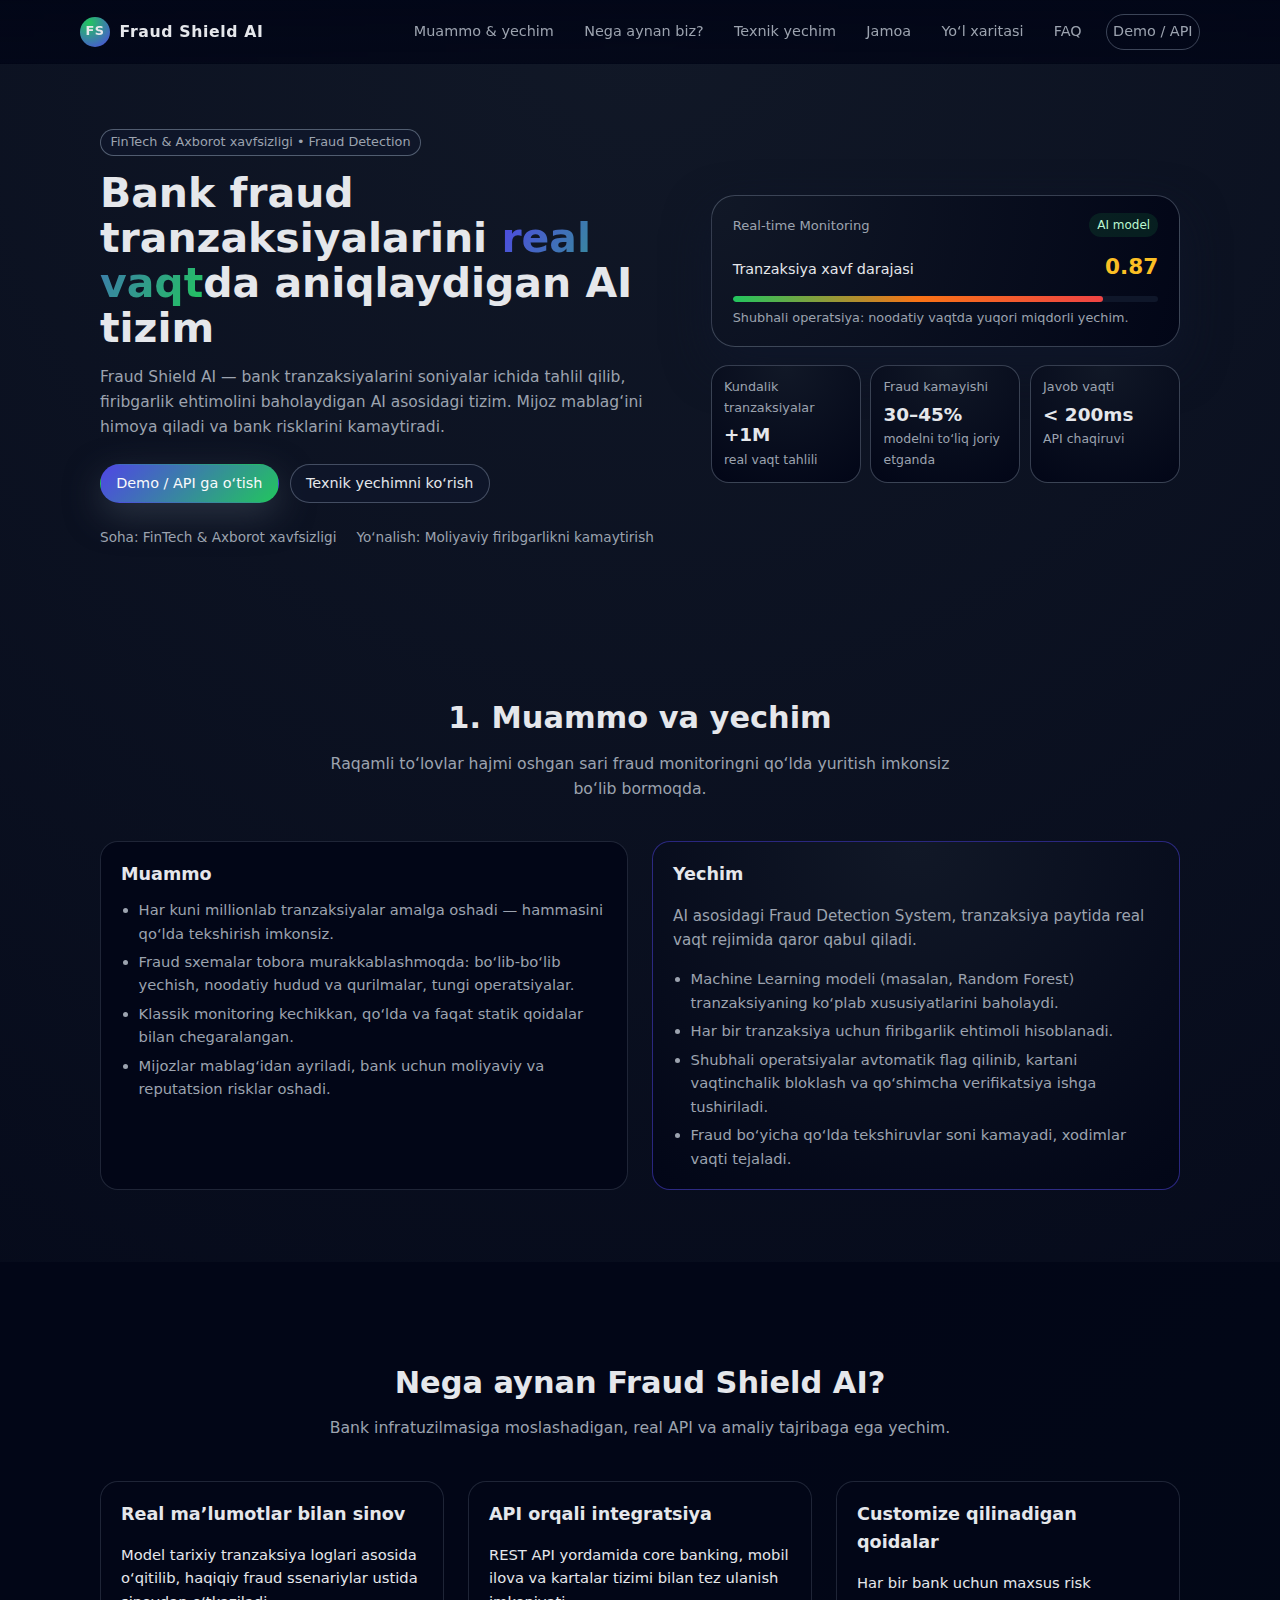
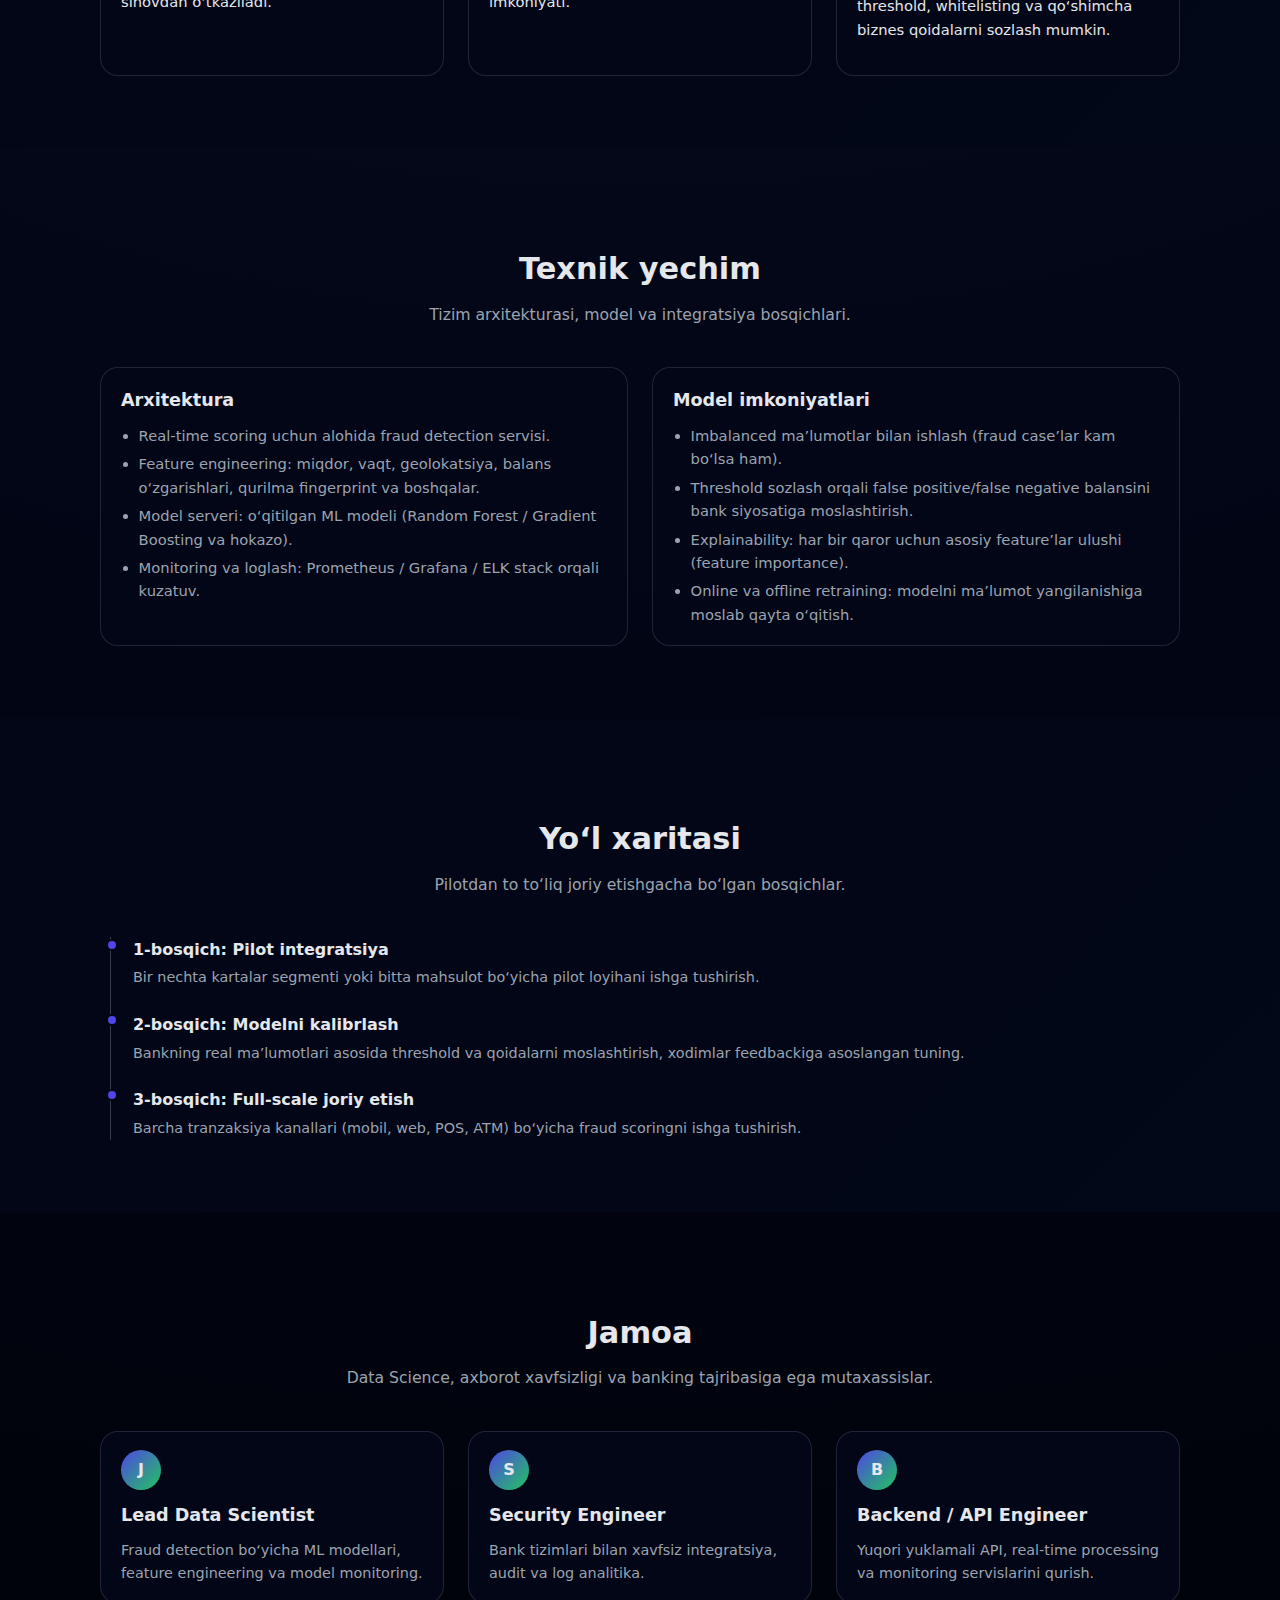
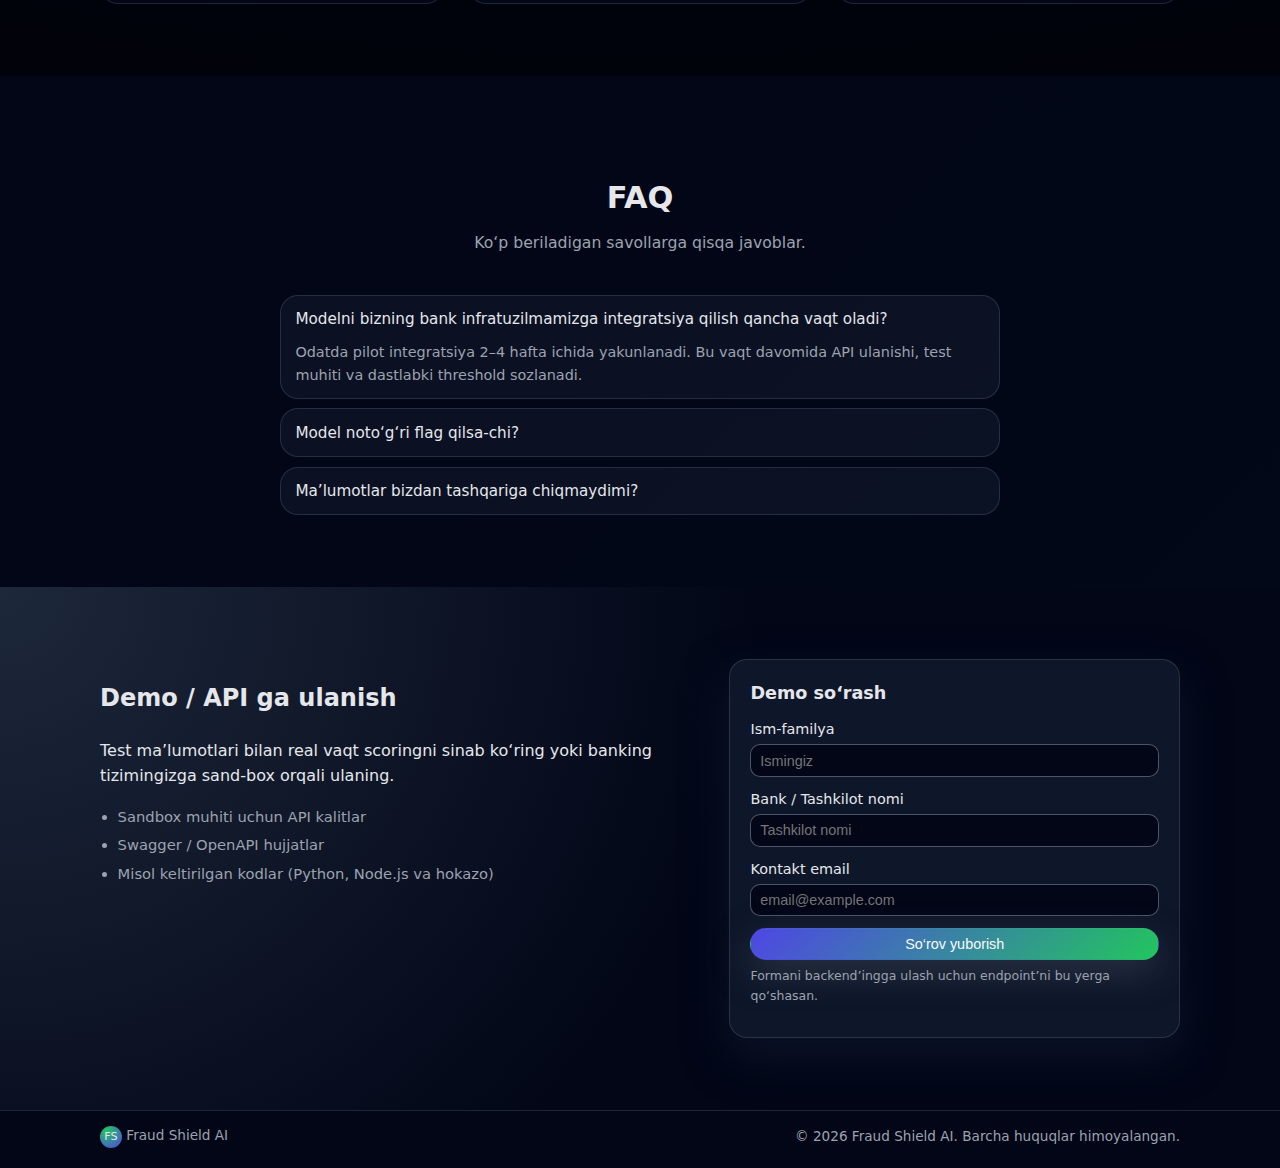
<file: index.html>
<!DOCTYPE html>
<html lang="uz">
<head>
  <meta charset="UTF-8" />
  <meta name="viewport" content="width=device-width, initial-scale=1.0" />
  <title>Fraud Shield AI — Bank fraud tranzaksiyalarini erta aniqlash</title>
  <link rel="stylesheet" href="styles.css" />
</head>
<body>
  <!-- NAVBAR -->
  <header class="navbar">
    <div class="container nav-inner">
      <div class="logo">
        <span class="logo-mark">FS</span>
        <span class="logo-text">Fraud Shield AI</span>
      </div>

      <nav class="nav-links">
        <a href="#muammo">Muammo & yechim</a>
        <a href="#nega-biz">Nega aynan biz?</a>
        <a href="#texnik">Texnik yechim</a>
        <a href="#jamoa">Jamoa</a>
        <a href="#roadmap">Yo‘l xaritasi</a>
        <a href="#faq">FAQ</a>
        <a href="#demo" class="btn btn-nav">Demo / API</a>
      </nav>

      <!-- Mobile burger -->
      <button class="burger" id="burger-btn" aria-label="Toggle navigation">
        <span></span><span></span><span></span>
      </button>
    </div>

    <!-- Mobile menu -->
    <nav class="nav-mobile" id="mobile-menu">
      <a href="#muammo">Muammo & yechim</a>
      <a href="#nega-biz">Nega aynan biz?</a>
      <a href="#texnik">Texnik yechim</a>
      <a href="#jamoa">Jamoa</a>
      <a href="#roadmap">Yo‘l xaritasi</a>
      <a href="#faq">FAQ</a>
      <a href="#demo" class="btn btn-nav">Demo / API</a>
    </nav>
  </header>

  <!-- HERO -->
  <section class="hero">
    <div class="container hero-inner">
      <div class="hero-left">
        <div class="badge">FinTech & Axborot xavfsizligi • Fraud Detection</div>
        <h1>Bank fraud tranzaksiyalarini <span class="accent">real vaqt</span>da aniqlaydigan AI tizim</h1>
        <p class="hero-sub">
          Fraud Shield AI — bank tranzaksiyalarini soniyalar ichida tahlil qilib,
          firibgarlik ehtimolini baholaydigan AI asosidagi tizim. Mijoz mablag‘ini
          himoya qiladi va bank risklarini kamaytiradi.
        </p>

        <div class="hero-actions">
          <a href="#demo" class="btn btn-primary">Demo / API ga o‘tish</a>
          <a href="#texnik" class="btn btn-secondary">Texnik yechimni ko‘rish</a>
        </div>

        <div class="hero-meta">
          <div>
            <span class="meta-label">Soha:</span>
            <span>FinTech & Axborot xavfsizligi</span>
          </div>
          <div>
            <span class="meta-label">Yo‘nalish:</span>
            <span>Moliyaviy firibgarlikni kamaytirish</span>
          </div>
        </div>
      </div>

      <div class="hero-right">
        <div class="hero-card main">
          <div class="hero-card-header">
            <span>Real-time Monitoring</span>
            <span class="pill">AI model</span>
          </div>
          <div class="hero-card-body">
            <div class="risk-row">
              <span>Tranzaksiya xavf darajasi</span>
              <span class="risk-score">0.87</span>
            </div>
            <div class="progress">
              <div class="progress-fill"></div>
            </div>
            <p class="risk-note">Shubhali operatsiya: noodatiy vaqtda yuqori miqdorli yechim.</p>
          </div>
        </div>

        <div class="hero-grid">
          <div class="hero-mini-card">
            <span class="mini-label">Kundalik tranzaksiyalar</span>
            <span class="mini-value">+1M</span>
            <span class="mini-caption">real vaqt tahlili</span>
          </div>
          <div class="hero-mini-card">
            <span class="mini-label">Fraud kamayishi</span>
            <span class="mini-value">30–45%</span>
            <span class="mini-caption">modelni to‘liq joriy etganda</span>
          </div>
          <div class="hero-mini-card">
            <span class="mini-label">Javob vaqti</span>
            <span class="mini-value">&lt; 200ms</span>
            <span class="mini-caption">API chaqiruvi</span>
          </div>
        </div>
      </div>
    </div>
  </section>

  <!-- MUAMMO & YECHIM -->
  <section id="muammo" class="section">
    <div class="container">
      <div class="section-header">
        <h2>1. Muammo va yechim</h2>
        <p>Raqamli to‘lovlar hajmi oshgan sari fraud monitoringni qo‘lda yuritish imkonsiz bo‘lib bormoqda.</p>
      </div>

      <div class="grid-2">
        <div class="card">
          <h3>Muammo</h3>
          <ul class="list">
            <li>Har kuni millionlab tranzaksiyalar amalga oshadi — hammasini qo‘lda tekshirish imkonsiz.</li>
            <li>Fraud sxemalar tobora murakkablashmoqda: bo‘lib-bo‘lib yechish, noodatiy hudud va qurilmalar, tungi operatsiyalar.</li>
            <li>Klassik monitoring kechikkan, qo‘lda va faqat statik qoidalar bilan chegaralangan.</li>
            <li>Mijozlar mablag‘idan ayriladi, bank uchun moliyaviy va reputatsion risklar oshadi.</li>
          </ul>
        </div>
        <div class="card accent-card">
          <h3>Yechim</h3>
          <p class="card-lead">
            AI asosidagi Fraud Detection System, tranzaksiya paytida real vaqt rejimida qaror qabul qiladi.
          </p>
          <ul class="list">
            <li>Machine Learning modeli (masalan, Random Forest) tranzaksiyaning ko‘plab xususiyatlarini baholaydi.</li>
            <li>Har bir tranzaksiya uchun firibgarlik ehtimoli hisoblanadi.</li>
            <li>Shubhali operatsiyalar avtomatik flag qilinib, kartani vaqtinchalik bloklash va qo‘shimcha verifikatsiya ishga tushiriladi.</li>
            <li>Fraud bo‘yicha qo‘lda tekshiruvlar soni kamayadi, xodimlar vaqti tejaladi.</li>
          </ul>
        </div>
      </div>
    </div>
  </section>

  <!-- NEGA AYNAN BIZ? -->
  <section id="nega-biz" class="section section-muted">
    <div class="container">
      <div class="section-header">
        <h2>Nega aynan Fraud Shield AI?</h2>
        <p>Bank infratuzilmasiga moslashadigan, real API va amaliy tajribaga ega yechim.</p>
      </div>

      <div class="grid-3">
        <div class="card small-card">
          <h3>Real ma’lumotlar bilan sinov</h3>
          <p>Model tarixiy tranzaksiya loglari asosida o‘qitilib, haqiqiy fraud ssenariylar ustida sinovdan o‘tkaziladi.</p>
        </div>
        <div class="card small-card">
          <h3>API orqali integratsiya</h3>
          <p>REST API yordamida core banking, mobil ilova va kartalar tizimi bilan tez ulanish imkoniyati.</p>
        </div>
        <div class="card small-card">
          <h3>Customize qilinadigan qoidalar</h3>
          <p>Har bir bank uchun maxsus risk threshold, whitelisting va qo‘shimcha biznes qoidalarni sozlash mumkin.</p>
        </div>
      </div>
    </div>
  </section>

  <!-- TEXNIK YECHIM -->
  <section id="texnik" class="section">
    <div class="container">
      <div class="section-header">
        <h2>Texnik yechim</h2>
        <p>Tizim arxitekturasi, model va integratsiya bosqichlari.</p>
      </div>

      <div class="grid-2">
        <div class="card">
          <h3>Arxitektura</h3>
          <ul class="list">
            <li>Real-time scoring uchun alohida fraud detection servisi.</li>
            <li>Feature engineering: miqdor, vaqt, geolokatsiya, balans o‘zgarishlari, qurilma fingerprint va boshqalar.</li>
            <li>Model serveri: o‘qitilgan ML modeli (Random Forest / Gradient Boosting va hokazo).</li>
            <li>Monitoring va loglash: Prometheus / Grafana / ELK stack orqali kuzatuv.</li>
          </ul>
        </div>
        <div class="card">
          <h3>Model imkoniyatlari</h3>
          <ul class="list">
            <li>Imbalanced ma’lumotlar bilan ishlash (fraud case’lar kam bo‘lsa ham).</li>
            <li>Threshold sozlash orqali false positive/false negative balansini bank siyosatiga moslashtirish.</li>
            <li>Explainability: har bir qaror uchun asosiy feature’lar ulushi (feature importance).</li>
            <li>Online va offline retraining: modelni ma’lumot yangilanishiga moslab qayta o‘qitish.</li>
          </ul>
        </div>
      </div>
    </div>
  </section>

  <!-- YO'L XARITASI -->
  <section id="roadmap" class="section section-muted">
    <div class="container">
      <div class="section-header">
        <h2>Yo‘l xaritasi</h2>
        <p>Pilotdan to to‘liq joriy etishgacha bo‘lgan bosqichlar.</p>
      </div>

      <div class="timeline">
        <div class="timeline-item">
          <div class="timeline-dot"></div>
          <div class="timeline-content">
            <h3>1-bosqich: Pilot integratsiya</h3>
            <p>Bir nechta kartalar segmenti yoki bitta mahsulot bo‘yicha pilot loyihani ishga tushirish.</p>
          </div>
        </div>
        <div class="timeline-item">
          <div class="timeline-dot"></div>
          <div class="timeline-content">
            <h3>2-bosqich: Modelni kalibrlash</h3>
            <p>Bankning real ma’lumotlari asosida threshold va qoidalarni moslashtirish, xodimlar feedbackiga asoslangan tuning.</p>
          </div>
        </div>
        <div class="timeline-item">
          <div class="timeline-dot"></div>
          <div class="timeline-content">
            <h3>3-bosqich: Full-scale joriy etish</h3>
            <p>Barcha tranzaksiya kanallari (mobil, web, POS, ATM) bo‘yicha fraud scoringni ishga tushirish.</p>
          </div>
        </div>
      </div>
    </div>
  </section>

  <!-- JAMOA -->
  <section id="jamoa" class="section">
    <div class="container">
      <div class="section-header">
        <h2>Jamoa</h2>
        <p>Data Science, axborot xavfsizligi va banking tajribasiga ega mutaxassislar.</p>
      </div>

      <div class="grid-3">
        <div class="card team-card">
          <div class="avatar">J</div>
          <h3>Lead Data Scientist</h3>
          <p>Fraud detection bo‘yicha ML modellari, feature engineering va model monitoring.</p>
        </div>
        <div class="card team-card">
          <div class="avatar">S</div>
          <h3>Security Engineer</h3>
          <p>Bank tizimlari bilan xavfsiz integratsiya, audit va log analitika.</p>
        </div>
        <div class="card team-card">
          <div class="avatar">B</div>
          <h3>Backend / API Engineer</h3>
          <p>Yuqori yuklamali API, real-time processing va monitoring servislarini qurish.</p>
        </div>
      </div>
    </div>
  </section>

  <!-- FAQ -->
  <section id="faq" class="section section-muted">
    <div class="container">
      <div class="section-header">
        <h2>FAQ</h2>
        <p>Ko‘p beriladigan savollarga qisqa javoblar.</p>
      </div>

      <div class="faq-list">
        <details class="faq-item" open>
          <summary>Modelni bizning bank infratuzilmamizga integratsiya qilish qancha vaqt oladi?</summary>
          <p>Odatda pilot integratsiya 2–4 hafta ichida yakunlanadi. Bu vaqt davomida API ulanishi, test muhiti va dastlabki threshold sozlanadi.</p>
        </details>

        <details class="faq-item">
          <summary>Model noto‘g‘ri flag qilsa-chi?</summary>
          <p>Threshold va qo‘shimcha qoidalar moslashtiriladi, analitiklar feedbacki asosida model tuning qilinadi. False positive darajasini biznes talablariga moslab yo‘lga qo‘yamiz.</p>
        </details>

        <details class="faq-item">
          <summary>Ma’lumotlar bizdan tashqariga chiqmaydimi?</summary>
          <p>Tizim on-premise va yopiq konturda o‘rnatilishi mumkin. Ma’lumotlar bank infratuzilmasidan tashqariga chiqmasdan, lokal serverlarda qayta ishlanadi.</p>
        </details>
      </div>
    </div>
  </section>

  <!-- DEMO / API -->
  <section id="demo" class="section section-accent">
    <div class="container demo-inner">
      <div>
        <h2>Demo / API ga ulanish</h2>
        <p>Test ma’lumotlari bilan real vaqt scoringni sinab ko‘ring yoki banking tizimingizga sand-box orqali ulaning.</p>
        <ul class="list">
          <li>Sandbox muhiti uchun API kalitlar</li>
          <li>Swagger / OpenAPI hujjatlar</li>
          <li>Misol keltirilgan kodlar (Python, Node.js va hokazo)</li>
        </ul>
      </div>

      <!-- Bu yerda o'zingdagi backend/API endpoint’iga form / link ulab qo‘yasan -->
      <form class="card demo-form">
        <h3>Demo so‘rash</h3>
        <label>
          <span>Ism-familya</span>
          <input type="text" placeholder="Ismingiz" required />
        </label>
        <label>
          <span>Bank / Tashkilot nomi</span>
          <input type="text" placeholder="Tashkilot nomi" required />
        </label>
        <label>
          <span>Kontakt email</span>
          <input type="email" placeholder="email@example.com" required />
        </label>
        <button type="submit" class="btn btn-primary btn-full">So‘rov yuborish</button>
        <p class="form-note">Formani backend’ingga ulash uchun endpoint’ni bu yerga qo‘shasan.</p>
      </form>
    </div>
  </section>

  <!-- FOOTER -->
  <footer class="footer">
    <div class="container footer-inner">
      <div class="footer-left">
        <span class="logo-mark small">FS</span>
        <span>Fraud Shield AI</span>
      </div>
      <div class="footer-right">
        <span>© <span id="year"></span> Fraud Shield AI. Barcha huquqlar himoyalangan.</span>
      </div>
    </div>
  </footer>

  <script>
    // Navbar scroll shadow
    const navbar = document.querySelector('.navbar');
    window.addEventListener('scroll', () => {
      if (window.scrollY > 10) {
        navbar.classList.add('navbar-scrolled');
      } else {
        navbar.classList.remove('navbar-scrolled');
      }
    });

    // Mobile menu
    const burgerBtn = document.getElementById('burger-btn');
    const mobileMenu = document.getElementById('mobile-menu');

    burgerBtn.addEventListener('click', () => {
      mobileMenu.classList.toggle('open');
      burgerBtn.classList.toggle('open');
    });

    // Close mobile menu on link click
    mobileMenu.querySelectorAll('a').forEach((link) => {
      link.addEventListener('click', () => {
        mobileMenu.classList.remove('open');
        burgerBtn.classList.remove('open');
      });
    });

    // Smooth scroll
    document.querySelectorAll('a[href^="#"]').forEach((anchor) => {
      anchor.addEventListener('click', function (e) {
        const targetId = this.getAttribute('href');
        if (targetId.length > 1) {
          e.preventDefault();
          const el = document.querySelector(targetId);
          if (el) {
            window.scrollTo({
              top: el.offsetTop - 80,
              behavior: 'smooth',
            });
          }
        }
      });
    });

    // Footer year
    document.getElementById('year').textContent = new Date().getFullYear();
  </script>
</body>
</html>
</file>
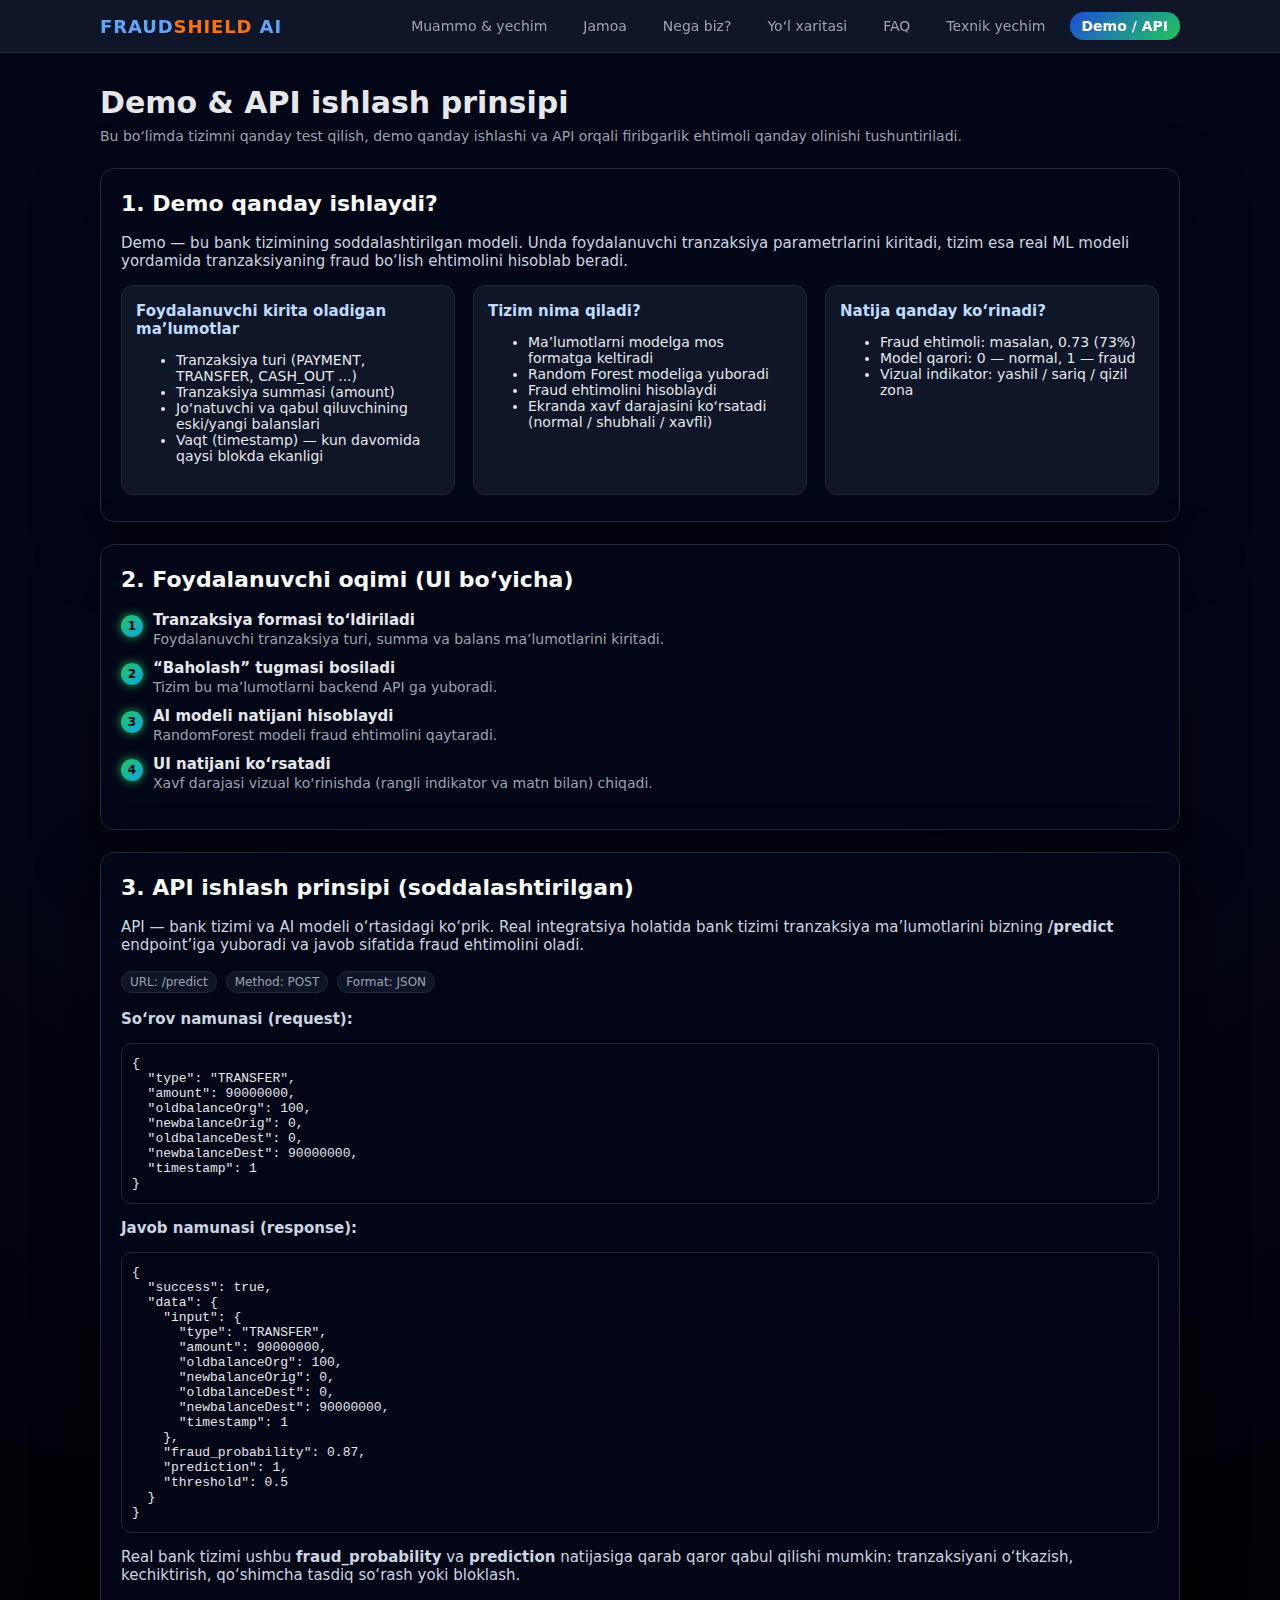
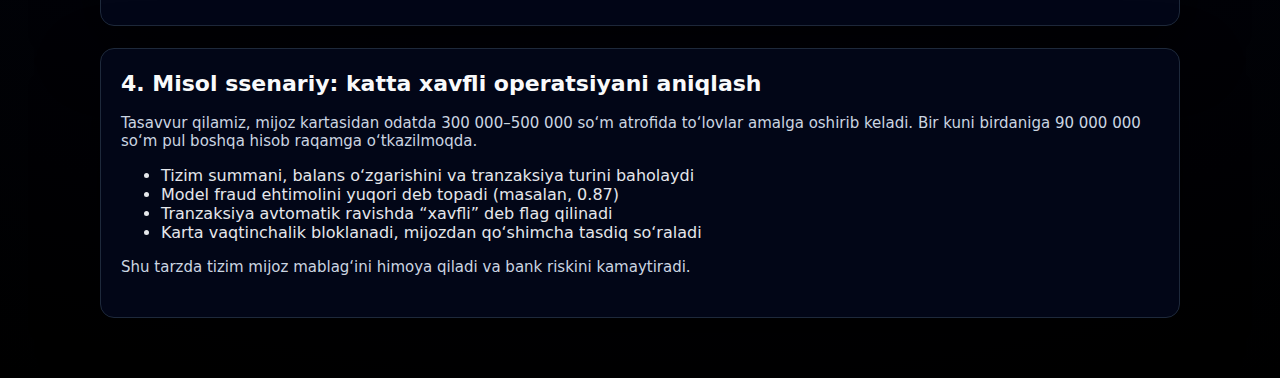
<file: demo.html>
<!DOCTYPE html>
<html lang="uz">
<head>
    <meta charset="UTF-8">
    <meta name="viewport" content="width=device-width, initial-scale=1.0">
    <title>Demo & API — FraudShield AI</title>

    <style>
        body{
            margin:0;
            background: radial-gradient(circle at top, #020617 0, #020617 40%, #000 100%);
            color:#e5e7eb;
            font-family: system-ui, -apple-system, BlinkMacSystemFont, "Segoe UI", sans-serif;
        }
        a{text-decoration:none;color:inherit;}

        /* NAVBAR */
        .navbar{
            background:rgba(15,23,42,0.96);
            position:sticky;
            top:0;
            z-index:10;
            border-bottom:1px solid #1f2937;
            backdrop-filter:blur(10px);
        }
        .nav-inner{
            max-width:1080px;
            margin:0 auto;
            padding:12px 18px;
            display:flex;
            justify-content:space-between;
            align-items:center;
        }
        .brand{
            font-size:18px;
            font-weight:800;
            color:#60a5fa;
            letter-spacing:0.05em;
        }
        .brand span{ color:#f97316;}
        .nav-links{
            display:flex;
            gap:12px;
            font-size:14px;
        }
        .nav-links a{
            padding:6px 12px;
            border-radius:999px;
            color:#9ca3af;
        }
        .nav-links a:hover{
            background:rgba(37,99,235,0.12);
            color:#fff;
        }
        .nav-links a.active{
            background:linear-gradient(135deg,#1d4ed8,#22c55e);
            color:#fff;
            font-weight:600;
        }

        header{
            max-width:1080px;
            margin:32px auto 0;
            padding:0 18px;
        }
        header h1{
            margin:0;
            font-size:30px;
            font-weight:800;
            color:#e5e7eb;
        }
        header p{
            margin-top:8px;
            font-size:14px;
            color:#9ca3af;
        }

        main{
            max-width:1080px;
            margin:24px auto 60px;
            padding:0 18px;
        }

        .card{
            background:#020617;
            border-radius:14px;
            border:1px solid #1e293b;
            padding:22px 20px 26px 20px;
            margin-bottom:22px;
            box-shadow:0 24px 60px rgba(0,0,0,0.55);
        }
        .card h2{
            margin-top:0;
            font-size:22px;
            color:#f9fafb;
        }
        .card p{
            font-size:15px;
            color:#cbd5e1;
        }

        .demo-flow{
            display:grid;
            grid-template-columns:repeat(auto-fit,minmax(230px,1fr));
            gap:18px;
            margin-top:14px;
        }
        .flow-box{
            background:rgba(15,23,42,0.96);
            border-radius:12px;
            border:1px solid #1e293b;
            padding:16px 14px;
            font-size:14px;
        }
        .flow-title{
            font-size:15px;
            font-weight:600;
            color:#bfdbfe;
            margin-bottom:6px;
        }

        .steps{
            counter-reset: step;
            margin-top:10px;
        }
        .step{
            position:relative;
            padding-left:32px;
            margin-bottom:12px;
        }
        .step::before{
            counter-increment: step;
            content: counter(step);
            position:absolute;
            left:0;
            top:4px;
            width:22px;
            height:22px;
            border-radius:999px;
            background:linear-gradient(135deg,#22c55e,#0ea5e9);
            display:flex;
            align-items:center;
            justify-content:center;
            font-size:12px;
            font-weight:700;
            color:#020617;
            box-shadow:0 0 10px rgba(34,197,94,0.9);
        }
        .step-title{
            font-size:15px;
            font-weight:600;
            color:#e5e7eb;
        }
        .step-desc{
            font-size:14px;
            color:#9ca3af;
            margin-top:2px;
        }

        pre{
            background:#020617;
            border-radius:10px;
            border:1px solid #1f2937;
            padding:12px 10px;
            font-size:13px;
            overflow-x:auto;
        }
        code{
            font-family: "JetBrains Mono", "Fira Code", monospace;
        }

        .pill{
            display:inline-block;
            font-size:12px;
            padding:3px 8px;
            border-radius:999px;
            border:1px solid #1f2937;
            background:rgba(15,23,42,0.9);
            color:#9ca3af;
            margin:2px 4px 2px 0;
        }

        footer{
            text-align:center;
            padding:16px;
            font-size:13px;
            color:#6b7280;
            border-top:1px solid #020617;
            background:#020617;
            margin-top:40px;
        }

        @media (max-width:700px){
            header h1{ font-size:24px; }
            .nav-inner{
                flex-direction:column;
                align-items:flex-start;
                gap:6px;
            }
        }
    </style>
</head>
<body>

<!-- NAVBAR -->
<nav class="navbar">
    <div class="nav-inner">
        <div class="brand">FRAUD<span>SHIELD</span> AI</div>
        <div class="nav-links">
            <a href="index.html">Muammo & yechim</a>
            <a href="team.html">Jamoa</a>
            <a href="why-us.html">Nega biz?</a>
            <a href="roadmap.html">Yo‘l xaritasi</a>
            <a href="faq.html">FAQ</a>
            <a href="tech.html">Texnik yechim</a>
            <a href="demo.html" class="active">Demo / API</a>
        </div>
    </div>
</nav>

<header>
    <h1>Demo & API ishlash prinsipi</h1>
    <p>
        Bu bo‘limda tizimni qanday test qilish, demo qanday ishlashi va API orqali 
        firibgarlik ehtimoli qanday olinishi tushuntiriladi.
    </p>
</header>

<main>

    <!-- 1. LIVE DEMO KONSEPSIYASI -->
    <section class="card">
        <h2>1. Demo qanday ishlaydi?</h2>
        <p>
            Demo — bu bank tizimining soddalashtirilgan modeli. Unda foydalanuvchi tranzaksiya 
            parametrlarini kiritadi, tizim esa real ML modeli yordamida tranzaksiyaning 
            fraud bo‘lish ehtimolini hisoblab beradi.
        </p>

        <div class="demo-flow">
            <div class="flow-box">
                <div class="flow-title">Foydalanuvchi kirita oladigan ma’lumotlar</div>
                <ul>
                    <li>Tranzaksiya turi (PAYMENT, TRANSFER, CASH_OUT ...)</li>
                    <li>Tranzaksiya summasi (amount)</li>
                    <li>Jo‘natuvchi va qabul qiluvchining eski/yangi balanslari</li>
                    <li>Vaqt (timestamp) — kun davomida qaysi blokda ekanligi</li>
                </ul>
            </div>
            <div class="flow-box">
                <div class="flow-title">Tizim nima qiladi?</div>
                <ul>
                    <li>Ma’lumotlarni modelga mos formatga keltiradi</li>
                    <li>Random Forest modeliga yuboradi</li>
                    <li>Fraud ehtimolini hisoblaydi</li>
                    <li>Ekranda xavf darajasini ko‘rsatadi (normal / shubhali / xavfli)</li>
                </ul>
            </div>
            <div class="flow-box">
                <div class="flow-title">Natija qanday ko‘rinadi?</div>
                <ul>
                    <li>Fraud ehtimoli: masalan, 0.73 (73%)</li>
                    <li>Model qarori: 0 — normal, 1 — fraud</li>
                    <li>Vizual indikator: yashil / sariq / qizil zona</li>
                </ul>
            </div>
        </div>
    </section>

    <!-- 2. FOYDALANUVCHI OQIMI (STEP-BY-STEP) -->
    <section class="card">
        <h2>2. Foydalanuvchi oqimi (UI bo‘yicha)</h2>
        <div class="steps">
            <div class="step">
                <div class="step-title">Tranzaksiya formasi to‘ldiriladi</div>
                <div class="step-desc">
                    Foydalanuvchi tranzaksiya turi, summa va balans ma’lumotlarini kiritadi.
                </div>
            </div>
            <div class="step">
                <div class="step-title">“Baholash” tugmasi bosiladi</div>
                <div class="step-desc">
                    Tizim bu ma’lumotlarni backend API ga yuboradi.
                </div>
            </div>
            <div class="step">
                <div class="step-title">AI modeli natijani hisoblaydi</div>
                <div class="step-desc">
                    RandomForest modeli fraud ehtimolini qaytaradi.
                </div>
            </div>
            <div class="step">
                <div class="step-title">UI natijani ko‘rsatadi</div>
                <div class="step-desc">
                    Xavf darajasi vizual ko‘rinishda (rangli indikator va matn bilan) chiqadi.
                </div>
            </div>
        </div>
    </section>

    <!-- 3. API TUSHUNTIRISH (SODDA) -->
    <section class="card">
        <h2>3. API ishlash prinsipi (soddalashtirilgan)</h2>
        <p>
            API — bank tizimi va AI modeli o‘rtasidagi ko‘prik. Real integratsiya holatida bank 
            tizimi tranzaksiya ma’lumotlarini bizning <b>/predict</b> endpoint’iga yuboradi 
            va javob sifatida fraud ehtimolini oladi.
        </p>

        <div style="margin-bottom:8px;">
            <span class="pill">URL: /predict</span>
            <span class="pill">Method: POST</span>
            <span class="pill">Format: JSON</span>
        </div>

        <p><b>So‘rov namunasi (request):</b></p>
        <pre><code>{
  "type": "TRANSFER",
  "amount": 90000000,
  "oldbalanceOrg": 100,
  "newbalanceOrig": 0,
  "oldbalanceDest": 0,
  "newbalanceDest": 90000000,
  "timestamp": 1
}</code></pre>

        <p><b>Javob namunasi (response):</b></p>
        <pre><code>{
  "success": true,
  "data": {
    "input": {
      "type": "TRANSFER",
      "amount": 90000000,
      "oldbalanceOrg": 100,
      "newbalanceOrig": 0,
      "oldbalanceDest": 0,
      "newbalanceDest": 90000000,
      "timestamp": 1
    },
    "fraud_probability": 0.87,
    "prediction": 1,
    "threshold": 0.5
  }
}</code></pre>

        <p>
            Real bank tizimi ushbu <b>fraud_probability</b> va <b>prediction</b> natijasiga qarab qaror qabul qilishi mumkin:
            tranzaksiyani o‘tkazish, kechiktirish, qo‘shimcha tasdiq so‘rash yoki bloklash.
        </p>
    </section>

    <!-- 4. MISOL SENARIY -->
    <section class="card">
        <h2>4. Misol ssenariy: katta xavfli operatsiyani aniqlash</h2>
        <p>
            Tasavvur qilamiz, mijoz kartasidan odatda 300 000–500 000 so‘m atrofida to‘lovlar 
            amalga oshirib keladi. Bir kuni birdaniga 90 000 000 so‘m pul boshqa hisob raqamga 
            o‘tkazilmoqda.
        </p>

        <ul>
            <li>Tizim summani, balans o‘zgarishini va tranzaksiya turini baholaydi</li>
            <li>Model fraud ehtimolini yuqori deb topadi (masalan, 0.87)</li>
            <li>Tranzaksiya avtomatik ravishda “xavfli” deb flag qilinadi</li>
            <li>Karta vaqtinchalik bloklanadi, mijozdan qo‘shimcha tasdiq so‘raladi</li>
        </ul>

        <p>
            Shu tarzda tizim mijoz mablag‘ini himoya qiladi va bank riskini kamaytiradi.
        </p>
    </section>

</main>
</body>
</html>
</file>
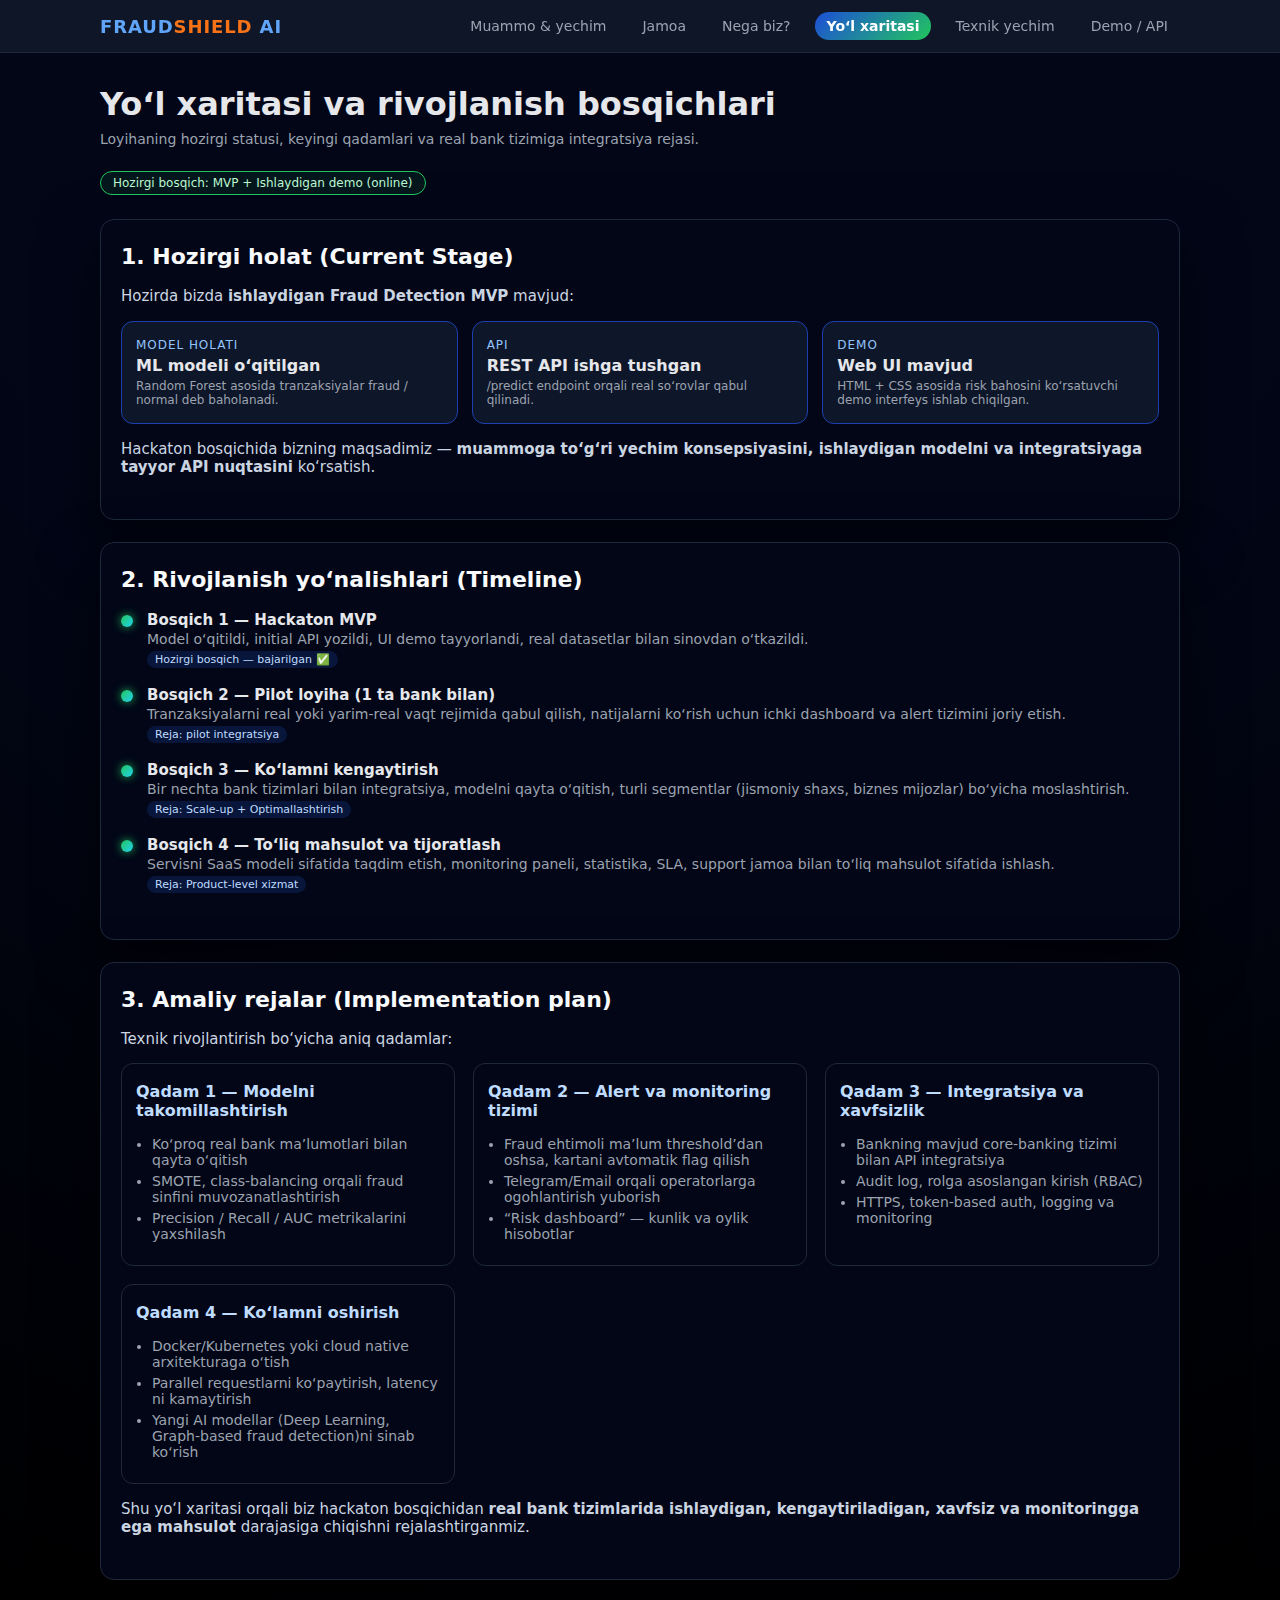
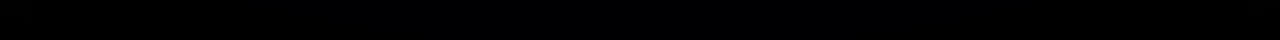
<file: roadmap.html>
<!DOCTYPE html>
<html lang="uz">
<head>
    <meta charset="UTF-8">
    <meta name="viewport" content="width=device-width, initial-scale=1.0">
    <title>Yo‘l xaritasi — FraudShield AI</title>

    <style>
        body{
            margin:0;
            background: radial-gradient(circle at top, #020617 0, #020617 40%, #000 100%);
            color:#e5e7eb;
            font-family: system-ui, -apple-system, BlinkMacSystemFont, "Segoe UI", sans-serif;
        }
        a{text-decoration:none;color:inherit;}

        /* NAVBAR */
        .navbar{
            background:rgba(15,23,42,0.96);
            position:sticky;
            top:0;
            z-index:10;
            border-bottom:1px solid #1f2937;
            backdrop-filter:blur(10px);
        }
        .nav-inner{
            max-width:1080px;
            margin:0 auto;
            padding:12px 18px;
            display:flex;
            justify-content:space-between;
            align-items:center;
        }
        .brand{
            font-size:18px;
            font-weight:800;
            color:#60a5fa;
            letter-spacing:0.05em;
        }
        .brand span{ color:#f97316;}
        .nav-links{
            display:flex;
            gap:12px;
            font-size:14px;
        }
        .nav-links a{
            padding:6px 12px;
            border-radius:999px;
            color:#9ca3af;
        }
        .nav-links a:hover{
            background:rgba(37,99,235,0.12);
            color:#fff;
        }
        .nav-links a.active{
            background:linear-gradient(135deg,#1d4ed8,#22c55e);
            color:#fff;
            font-weight:600;
        }

        header{
            max-width:1080px;
            margin:32px auto 0;
            padding:0 18px;
        }
        header h1{
            margin:0;
            font-size:32px;
            font-weight:800;
        }
        header p{
            margin-top:8px;
            font-size:14px;
            color:#9ca3af;
        }
        .stage-pill{
            display:inline-block;
            margin-top:10px;
            padding:4px 12px;
            border-radius:999px;
            font-size:12px;
            border:1px solid #22c55e;
            background:rgba(34,197,94,0.09);
            color:#bbf7d0;
        }

        main{
            max-width:1080px;
            margin:24px auto 60px;
            padding:0 18px;
        }

        .card{
            background:#020617;
            border-radius:14px;
            border:1px solid #1e293b;
            padding:24px 20px 28px 20px;
            margin-bottom:22px;
            box-shadow:0 24px 60px rgba(0,0,0,0.55);
        }
        .card h2{
            margin-top:0;
            font-size:22px;
            color:#f9fafb;
        }
        .card p{
            font-size:15px;
            color:#cbd5e1;
        }

        .status-grid{
            display:grid;
            grid-template-columns:repeat(auto-fit,minmax(220px,1fr));
            gap:14px;
            margin-top:16px;
        }
        .status-box{
            border-radius:12px;
            padding:16px 14px;
            background:rgba(15,23,42,0.95);
            border:1px solid #1e40af;
            font-size:14px;
        }
        .status-label{
            font-size:12px;
            text-transform:uppercase;
            letter-spacing:0.08em;
            color:#93c5fd;
            margin-bottom:4px;
        }
        .status-value{
            font-size:16px;
            font-weight:700;
        }

        /* TIMELINE */
        .timeline{
            margin-top:10px;
        }
        .timeline-item{
            position:relative;
            padding-left:26px;
            margin-bottom:18px;
        }
        .timeline-dot{
            position:absolute;
            left:0;
            top:4px;
            width:12px;
            height:12px;
            border-radius:999px;
            background:linear-gradient(135deg,#22c55e,#22d3ee);
            box-shadow:0 0 10px rgba(34,197,94,0.9);
        }
        .timeline-title{
            font-size:15px;
            font-weight:600;
            color:#e5e7eb;
        }
        .timeline-desc{
            font-size:14px;
            color:#9ca3af;
            margin-top:2px;
        }
        .timeline-tag{
            display:inline-block;
            margin-top:4px;
            font-size:11px;
            padding:2px 8px;
            border-radius:999px;
            background:rgba(37,99,235,0.18);
            color:#bfdbfe;
        }

        /* COLUMN ROADMAP */
        .col-roadmap{
            display:grid;
            grid-template-columns:repeat(auto-fit,minmax(250px,1fr));
            gap:18px;
            margin-top:14px;
        }
        .phase{
            background:#020617;
            border-radius:12px;
            border:1px solid #1f2937;
            padding:18px 14px;
            font-size:14px;
        }
        .phase h3{
            margin-top:0;
            font-size:16px;
            color:#bfdbfe;
        }
        .phase ul{
            margin:6px 0 0 16px;
            padding:0;
        }
        .phase li{
            margin-bottom:5px;
            color:#9ca3af;
        }

        footer{
            text-align:center;
            padding:16px;
            font-size:13px;
            color:#6b7280;
            border-top:1px solid #020617;
            background:#020617;
            margin-top:40px;
        }

        @media (max-width:700px){
            header h1{ font-size:24px; }
            .nav-inner{
                flex-direction:column;
                align-items:flex-start;
                gap:6px;
            }
        }
    </style>
</head>
<body>

<!-- NAVBAR -->
<nav class="navbar">
    <div class="nav-inner">
        <div class="brand">FRAUD<span>SHIELD</span> AI</div>
        <div class="nav-links">
            <a href="index.html">Muammo & yechim</a>
            <a href="team.html">Jamoa</a>
            <a href="why-us.html">Nega biz?</a>
            <a href="roadmap.html" class="active">Yo‘l xaritasi</a>
            <a href="tech.html">Texnik yechim</a>
            <a href="demo.html">Demo / API</a>
        </div>
    </div>
</nav>

<header>
    <h1>Yo‘l xaritasi va rivojlanish bosqichlari</h1>
    <p>
        Loyihaning hozirgi statusi, keyingi qadamlari va real bank tizimiga integratsiya rejasi.
    </p>
    <div class="stage-pill">
        Hozirgi bosqich: MVP + Ishlaydigan demo (online)
    </div>
</header>

<main>

    <!-- HOZIRGI STATUS -->
    <section class="card">
        <h2>1. Hozirgi holat (Current Stage)</h2>
        <p>
            Hozirda bizda <b>ishlaydigan Fraud Detection MVP</b> mavjud:
        </p>
        <div class="status-grid">
            <div class="status-box">
                <div class="status-label">Model holati</div>
                <div class="status-value">ML modeli o‘qitilgan</div>
                <div style="font-size:12px; color:#9ca3af; margin-top:4px;">
                    Random Forest asosida tranzaksiyalar fraud / normal deb baholanadi.
                </div>
            </div>
            <div class="status-box">
                <div class="status-label">API</div>
                <div class="status-value">REST API ishga tushgan</div>
                <div style="font-size:12px; color:#9ca3af; margin-top:4px;">
                    /predict endpoint orqali real so‘rovlar qabul qilinadi.
                </div>
            </div>
            <div class="status-box">
                <div class="status-label">Demo</div>
                <div class="status-value">Web UI mavjud</div>
                <div style="font-size:12px; color:#9ca3af; margin-top:4px;">
                    HTML + CSS asosida risk bahosini ko‘rsatuvchi demo interfeys ishlab chiqilgan.
                </div>
            </div>
        </div>
        <p style="margin-top:16px;">
            Hackaton bosqichida bizning maqsadimiz — <b>muammoga to‘g‘ri yechim konsepsiyasini, 
            ishlaydigan modelni va integratsiyaga tayyor API nuqtasini</b> ko‘rsatish.
        </p>
    </section>

    <!-- VIZUAL TIMELINE -->
    <section class="card">
        <h2>2. Rivojlanish yo‘nalishlari (Timeline)</h2>

        <div class="timeline">
            <div class="timeline-item">
                <div class="timeline-dot"></div>
                <div class="timeline-title">Bosqich 1 — Hackaton MVP</div>
                <div class="timeline-desc">
                    Model o‘qitildi, initial API yozildi, UI demo tayyorlandi,
                    real datasetlar bilan sinovdan o‘tkazildi.
                </div>
                <span class="timeline-tag">Hozirgi bosqich — bajarilgan ✅</span>
            </div>

            <div class="timeline-item">
                <div class="timeline-dot"></div>
                <div class="timeline-title">Bosqich 2 — Pilot loyiha (1 ta bank bilan)</div>
                <div class="timeline-desc">
                    Tranzaksiyalarni real yoki yarim-real vaqt rejimida qabul qilish, 
                    natijalarni ko‘rish uchun ichki dashboard va alert tizimini joriy etish.
                </div>
                <span class="timeline-tag">Reja: pilot integratsiya</span>
            </div>

            <div class="timeline-item">
                <div class="timeline-dot"></div>
                <div class="timeline-title">Bosqich 3 — Ko‘lamni kengaytirish</div>
                <div class="timeline-desc">
                    Bir nechta bank tizimlari bilan integratsiya, modelni qayta o‘qitish,
                    turli segmentlar (jismoniy shaxs, biznes mijozlar) bo‘yicha moslashtirish.
                </div>
                <span class="timeline-tag">Reja: Scale-up + Optimallashtirish</span>
            </div>

            <div class="timeline-item">
                <div class="timeline-dot"></div>
                <div class="timeline-title">Bosqich 4 — To‘liq mahsulot va tijoratlash</div>
                <div class="timeline-desc">
                    Servisni SaaS modeli sifatida taqdim etish, monitoring paneli, 
                    statistika, SLA, support jamoa bilan to‘liq mahsulot sifatida ishlash.
                </div>
                <span class="timeline-tag">Reja: Product-level xizmat</span>
            </div>
        </div>
    </section>

    <!-- AMALIY REJA / IMPLEMENTATION -->
    <section class="card">
        <h2>3. Amaliy rejalar (Implementation plan)</h2>
        <p>
            Texnik rivojlantirish bo‘yicha aniq qadamlar:
        </p>

        <div class="col-roadmap">
            <div class="phase">
                <h3>Qadam 1 — Modelni takomillashtirish</h3>
                <ul>
                    <li>Ko‘proq real bank ma’lumotlari bilan qayta o‘qitish</li>
                    <li>SMOTE, class-balancing orqali fraud sinfini muvozanatlashtirish</li>
                    <li>Precision / Recall / AUC metrikalarini yaxshilash</li>
                </ul>
            </div>

            <div class="phase">
                <h3>Qadam 2 — Alert va monitoring tizimi</h3>
                <ul>
                    <li>Fraud ehtimoli ma’lum threshold’dan oshsa, kartani avtomatik flag qilish</li>
                    <li>Telegram/Email orqali operatorlarga ogohlantirish yuborish</li>
                    <li>“Risk dashboard” — kunlik va oylik hisobotlar</li>
                </ul>
            </div>

            <div class="phase">
                <h3>Qadam 3 — Integratsiya va xavfsizlik</h3>
                <ul>
                    <li>Bankning mavjud core-banking tizimi bilan API integratsiya</li>
                    <li>Audit log, rolga asoslangan kirish (RBAC)</li>
                    <li>HTTPS, token-based auth, logging va monitoring</li>
                </ul>
            </div>

            <div class="phase">
                <h3>Qadam 4 — Ko‘lamni oshirish</h3>
                <ul>
                    <li>Docker/Kubernetes yoki cloud native arxitekturaga o‘tish</li>
                    <li>Parallel requestlarni ko‘paytirish, latency ni kamaytirish</li>
                    <li>Yangi AI modellar (Deep Learning, Graph-based fraud detection)ni sinab ko‘rish</li>
                </ul>
            </div>
        </div>

        <p style="margin-top:16px;">
            Shu yo‘l xaritasi orqali biz hackaton bosqichidan 
            <b>real bank tizimlarida ishlaydigan, kengaytiriladigan, xavfsiz va monitoringga ega mahsulot</b>
            darajasiga chiqishni rejalashtirganmiz.
        </p>
    </section>

</main>



</body>
</html>
</file>
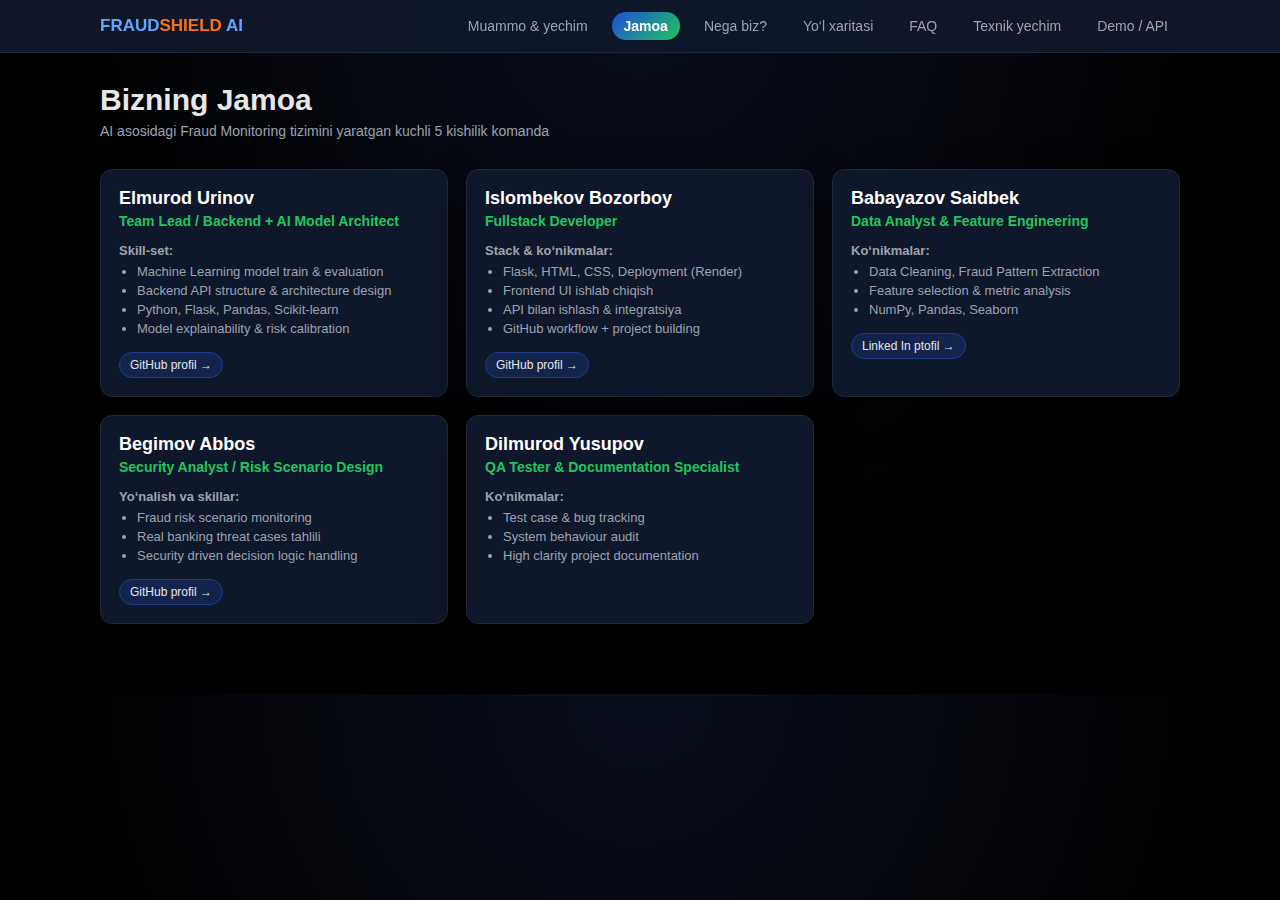
<file: team.html>
<!DOCTYPE html>
<html lang="uz">
<head>
    <meta charset="UTF-8">
    <meta name="viewport" content="width=device-width, initial-scale=1.0">
    <title>Jamoa — FraudShield AI</title>

    <style>
        body{
            margin:0;
            background: radial-gradient(circle at top, #0a0f1e 0, #000 60%);
            color:#e5e7eb;
            font-family:sans-serif;
        }
        a{text-decoration:none;color:inherit;}

        /* NAVBAR */
        .navbar{
            background:rgba(15,23,42,0.95);
            border-bottom:1px solid #1f2937;
            position:sticky; top:0; z-index:5;
            backdrop-filter:blur(8px);
        }
        .nav-inner{
            max-width:1080px;
            margin:0 auto;
            padding:12px 18px;
            display:flex;
            justify-content:space-between;
            align-items:center;
        }
        .brand{
            font-size:17px;
            font-weight:700;
            color:#60a5fa;
        }
        .brand span{ color:#f97316; }
        .nav-links{
            display:flex; gap:12px; font-size:14px;
        }
        .nav-links a{
            padding:6px 12px;
            border-radius:999px;
            color:#9ca3af;
        }
        .nav-links a:hover{
            background:rgba(37,99,235,0.1);
            color:#fff;
        }
        .nav-links a.active{
            background:linear-gradient(135deg,#1d4ed8,#22c55e);
            color:#fff; font-weight:bold;
        }

        header{
            max-width:1080px; margin:30px auto 0;
            padding:0 18px;
        }
        header h1{ margin:0; font-size:30px; font-weight:700; }
        header p{ margin-top:6px; color:#9ca3af; font-size:14px; }

        /* TEAM SECTION */
        main{
            max-width:1080px; margin:30px auto;
            padding:0 18px 40px 18px;
        }
        .grid{
            display:grid;
            grid-template-columns:repeat(auto-fit, minmax(260px,1fr));
            gap:18px;
        }
        .member-card{
            background:#0f172a;
            border:1px solid #1f2937;
            border-radius:12px;
            padding:18px;
            box-shadow:0 18px 40px rgba(0,0,0,0.5);
            transition:0.25s;
        }
        .member-card:hover{
            transform:translateY(-6px);
            box-shadow:0 26px 55px rgba(0,0,0,0.65);
        }
        .name{
            font-size:18px; font-weight:700; color:#fff; margin:0;
        }
        .role{
            margin-top:4px; font-size:14px; color:#22c55e; font-weight:600;
        }
        .skills{
            margin-top:12px; font-size:13px; color:#9ca3af;
        }
        ul{ margin:6px 0 6px 18px; padding:0; }
        li{ margin-bottom:4px; font-size:13px; }

        .link{
            display:inline-block; margin-top:10px; font-size:12px;
            padding:5px 10px; border-radius:999px;
            background:rgba(37,99,235,0.18);
            border:1px solid #1e3a8a;
        }
        .link:hover{ background:#1d4ed8; color:white; }

        footer{
            text-align:center; padding:16px; color:#6b7280;
            font-size:13px; background:#020617; margin-top:40px;
            border-top:1px solid #0f172a;
        }
    </style>
</head>
<body>

<!-- NAVBAR -->
<nav class="navbar">
    <div class="nav-inner">
        <div class="brand">FRAUD<span>SHIELD</span> AI</div>
        <div class="nav-links">
            <a href="index.html">Muammo & yechim</a>
            <a href="team.html" class="active">Jamoa</a>
            <a href="why-us.html">Nega biz?</a>
            <a href="roadmap.html">Yo‘l xaritasi</a>
            <a href="faq.html">FAQ</a>
            <a href="tech.html">Texnik yechim</a>
            <a href="demo.html">Demo / API</a>
        </div>
    </div>
</nav>


<header>
    <h1>Bizning Jamoa</h1>
    <p>AI asosidagi Fraud Monitoring tizimini yaratgan kuchli 5 kishilik komanda</p>
</header>


<main>
    <div class="grid">

        <!-- 1 -->
        <div class="member-card">
            <p class="name">Elmurod Urinov</p>
            <p class="role">Team Lead / Backend + AI Model Architect</p>

            <div class="skills">
                <b>Skill-set:</b>
                <ul>
                    <li>Machine Learning model train & evaluation</li>
                    <li>Backend API structure & architecture design</li>
                    <li>Python, Flask, Pandas, Scikit-learn</li>
                    <li>Model explainability & risk calibration</li>
                </ul>
            </div>
            <a class="link" href="https://github.com/elmurod1988" target="_blank">GitHub profil →</a>
        </div>

        <!-- 2 -->
        <div class="member-card">
            <p class="name">Islombekov Bozorboy</p>
            <p class="role">Fullstack Developer</p>

            <div class="skills">
                <b>Stack & ko‘nikmalar:</b>
                <ul>
                    <li>Flask, HTML, CSS, Deployment (Render)</li>
                    <li>Frontend UI ishlab chiqish</li>
                    <li>API bilan ishlash & integratsiya</li>
                    <li>GitHub workflow + project building</li>
                </ul>
            </div>

            <a class="link" href="https://github.com/Bozorboy1277" target="_blank">GitHub profil →</a>
        </div>

        <!-- 3 -->
        <div class="member-card">
            <p class="name">Babayazov Saidbek</p>
            <p class="role">Data Analyst & Feature Engineering</p>

            <div class="skills">
                <b>Ko‘nikmalar:</b>
                <ul>
                    <li>Data Cleaning, Fraud Pattern Extraction</li>
                    <li>Feature selection & metric analysis</li>
                    <li>NumPy, Pandas, Seaborn</li>
                </ul>
            </div>
            <a class="link" href="https://uz.linkedin.com/in/saidbek-babayazov-0ab364189" target="_blank">Linked In ptofil →</a>
        </div>

        <!-- 4 -->
        <div class="member-card">
            <p class="name">Begimov Abbos</p>
            <p class="role">Security Analyst / Risk Scenario Design</p>

            <div class="skills">
                <b>Yo‘nalish va skillar:</b>
                <ul>
                    <li>Fraud risk scenario monitoring</li>
                    <li>Real banking threat cases tahlili</li>
                    <li>Security driven decision logic handling</li>
                </ul>
            </div>
            <a class="link" href="https://github.com/abbos8" target="_blank">GitHub profil →</a>
        </div>

        <!-- 5 -->
        <div class="member-card">
            <p class="name">Dilmurod Yusupov</p>
            <p class="role">QA Tester & Documentation Specialist</p>

            <div class="skills">
                <b>Ko‘nikmalar:</b>
                <ul>
                    <li>Test case & bug tracking</li>
                    <li>System behaviour audit</li>
                    <li>High clarity project documentation</li>
                </ul>
            </div>
        </div>

    </div>
</main>
</body>
</html>
</file>
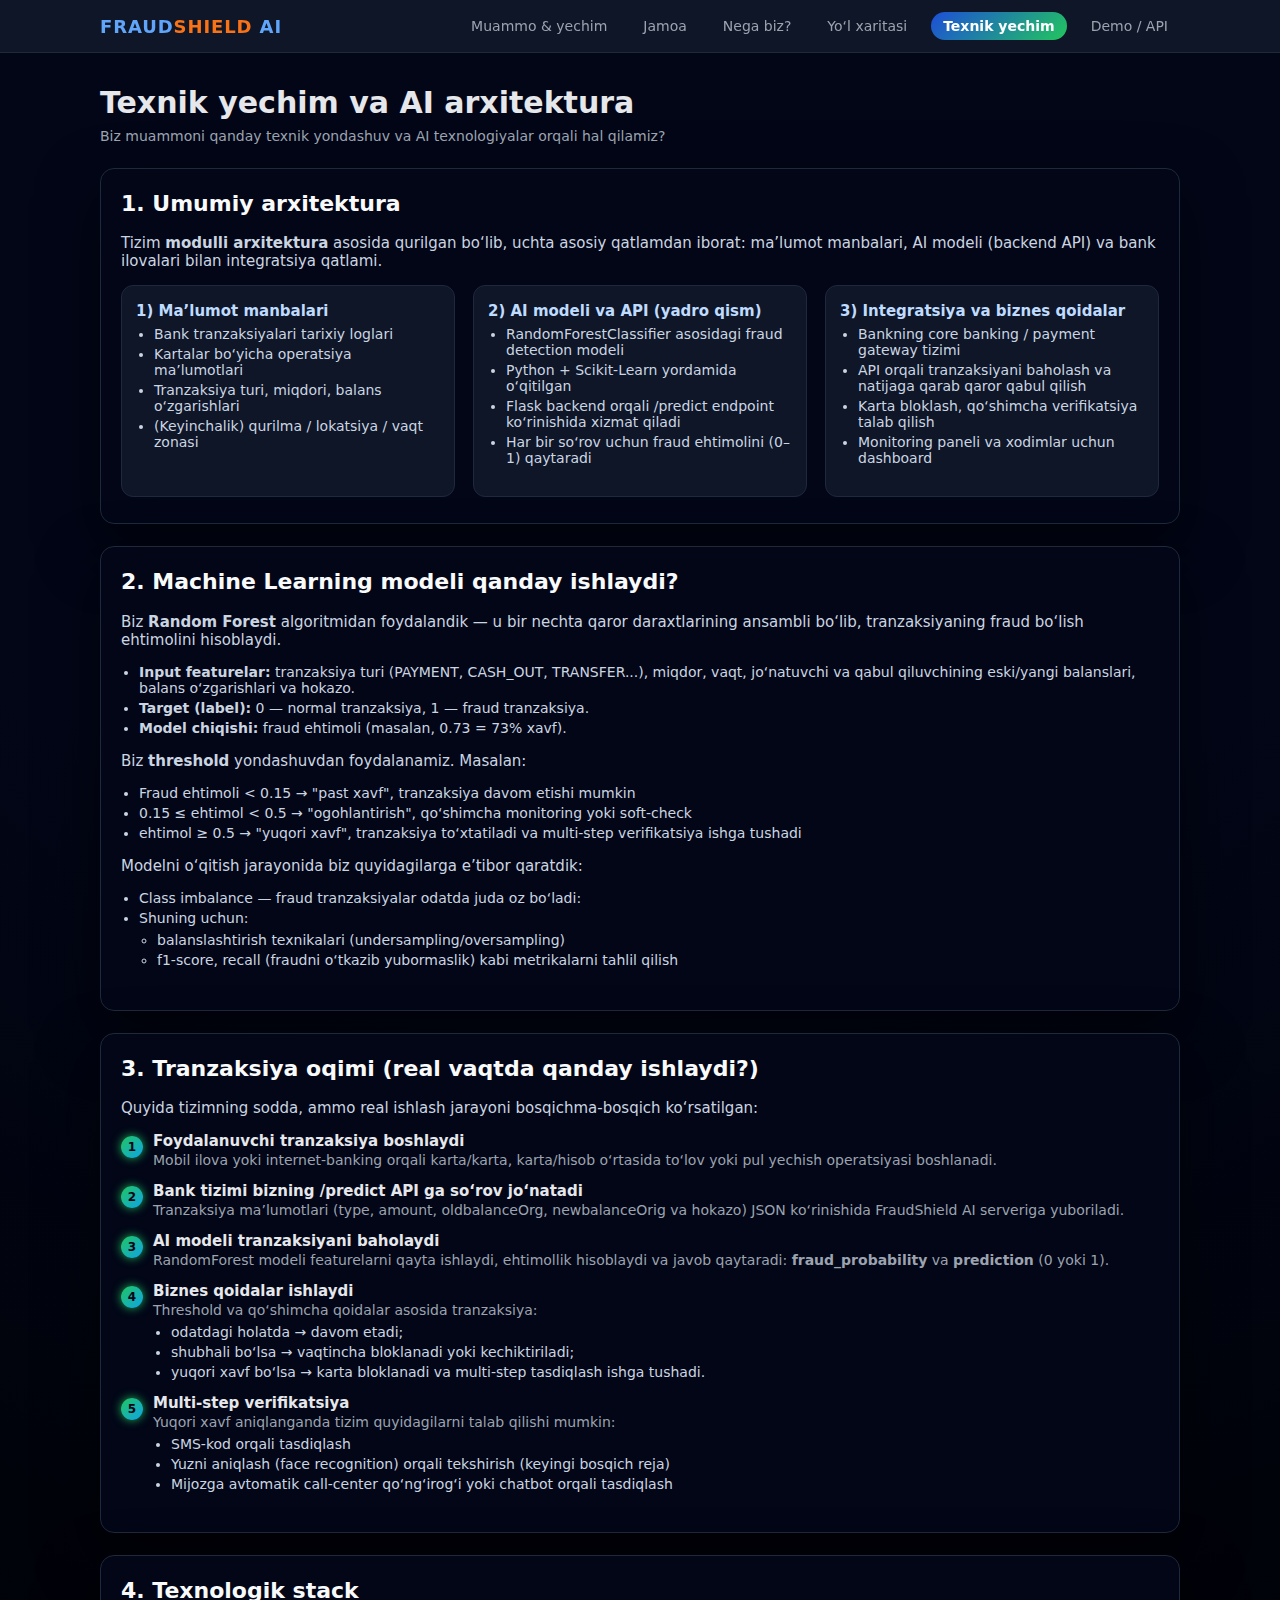
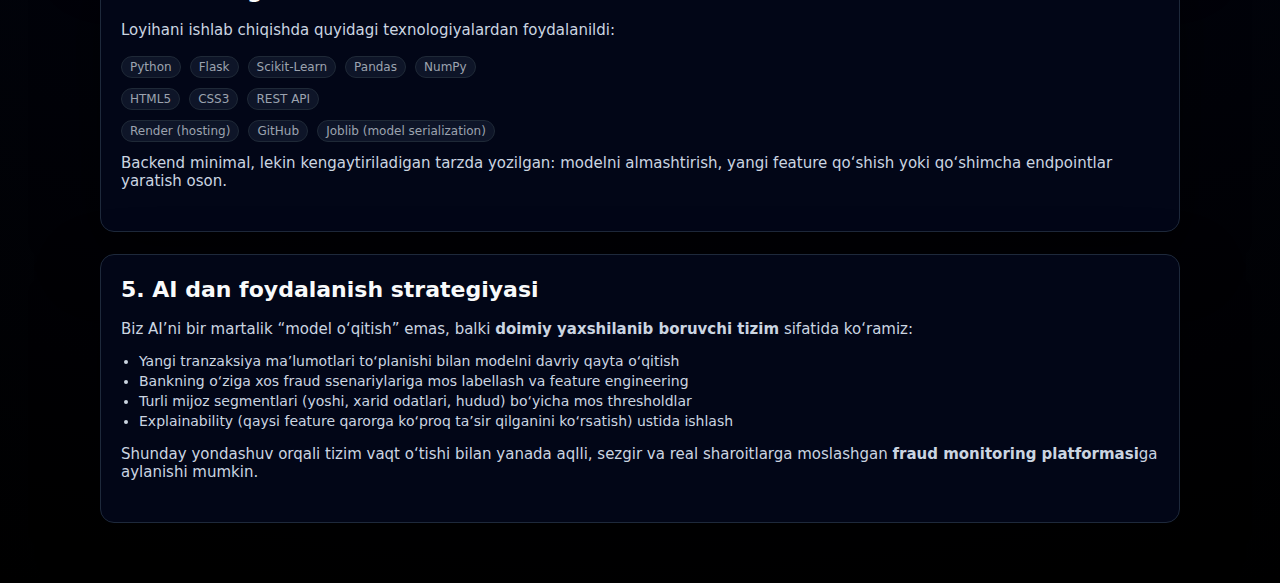
<file: tech.html>
<!DOCTYPE html>
<html lang="uz">
<head>
    <meta charset="UTF-8">
    <meta name="viewport" content="width=device-width, initial-scale=1.0">
    <title>Texnik yechim — FraudShield AI</title>

    <style>
        body{
            margin:0;
            background: radial-gradient(circle at top, #020617 0, #020617 40%, #000 100%);
            color:#e5e7eb;
            font-family: system-ui, -apple-system, BlinkMacSystemFont, "Segoe UI", sans-serif;
        }
        a{text-decoration:none;color:inherit;}

        /* NAVBAR */
        .navbar{
            background:rgba(15,23,42,0.96);
            position:sticky;
            top:0;
            z-index:10;
            border-bottom:1px solid #1f2937;
            backdrop-filter:blur(10px);
        }
        .nav-inner{
            max-width:1080px;
            margin:0 auto;
            padding:12px 18px;
            display:flex;
            justify-content:space-between;
            align-items:center;
        }
        .brand{
            font-size:18px;
            font-weight:800;
            color:#60a5fa;
            letter-spacing:0.05em;
        }
        .brand span{ color:#f97316;}
        .nav-links{
            display:flex;
            gap:12px;
            font-size:14px;
        }
        .nav-links a{
            padding:6px 12px;
            border-radius:999px;
            color:#9ca3af;
        }
        .nav-links a:hover{
            background:rgba(37,99,235,0.12);
            color:#fff;
        }
        .nav-links a.active{
            background:linear-gradient(135deg,#1d4ed8,#22c55e);
            color:#fff;
            font-weight:600;
        }

        header{
            max-width:1080px;
            margin:32px auto 0;
            padding:0 18px;
        }
        header h1{
            margin:0;
            font-size:30px;
            font-weight:800;
            color:#e5e7eb;
        }
        header p{
            margin-top:8px;
            font-size:14px;
            color:#9ca3af;
        }

        main{
            max-width:1080px;
            margin:24px auto 60px;
            padding:0 18px;
        }

        .card{
            background:#020617;
            border-radius:14px;
            border:1px solid #1e293b;
            padding:22px 20px 26px 20px;
            margin-bottom:22px;
            box-shadow:0 24px 60px rgba(0,0,0,0.55);
        }
        .card h2{
            margin-top:0;
            font-size:22px;
            color:#f9fafb;
        }
        .card p{
            font-size:15px;
            color:#cbd5e1;
        }

        /* ARCH DIAGRAM */
        .arch-grid{
            display:grid;
            grid-template-columns:repeat(auto-fit,minmax(260px,1fr));
            gap:18px;
            margin-top:14px;
        }
        .arch-box{
            border-radius:12px;
            padding:16px 14px;
            background:rgba(15,23,42,0.96);
            border:1px solid #1e293b;
            font-size:14px;
        }
        .arch-title{
            font-size:15px;
            font-weight:600;
            color:#bfdbfe;
            margin-bottom:6px;
        }

        /* STEPS */
        .steps{
            counter-reset: step;
            margin-top:10px;
        }
        .step{
            position:relative;
            padding-left:32px;
            margin-bottom:14px;
        }
        .step::before{
            counter-increment: step;
            content: counter(step);
            position:absolute;
            left:0;
            top:4px;
            width:22px;
            height:22px;
            border-radius:999px;
            background:linear-gradient(135deg,#22c55e,#0ea5e9);
            display:flex;
            align-items:center;
            justify-content:center;
            font-size:12px;
            font-weight:700;
            color:#020617;
            box-shadow:0 0 10px rgba(34,197,94,0.9);
        }
        .step-title{
            font-size:15px;
            font-weight:600;
            color:#e5e7eb;
        }
        .step-desc{
            font-size:14px;
            color:#9ca3af;
            margin-top:2px;
        }

        /* LISTS */
        ul{
            margin-top:6px;
            padding-left:18px;
        }
        li{
            margin-bottom:4px;
            font-size:14px;
            color:#cbd5e1;
        }

        .tech-pill{
            display:inline-block;
            font-size:12px;
            padding:3px 8px;
            border-radius:999px;
            border:1px solid #1f2937;
            background:rgba(15,23,42,0.9);
            color:#9ca3af;
            margin:2px 4px 2px 0;
        }

        footer{
            text-align:center;
            padding:16px;
            font-size:13px;
            color:#6b7280;
            border-top:1px solid #020617;
            background:#020617;
            margin-top:40px;
        }

        @media (max-width:700px){
            header h1{ font-size:24px; }
            .nav-inner{
                flex-direction:column;
                align-items:flex-start;
                gap:6px;
            }
        }
    </style>
</head>
<body>

<!-- NAVBAR -->
<nav class="navbar">
    <div class="nav-inner">
        <div class="brand">FRAUD<span>SHIELD</span> AI</div>
        <div class="nav-links">
            <a href="index.html">Muammo & yechim</a>
            <a href="team.html">Jamoa</a>
            <a href="why-us.html">Nega biz?</a>
            <a href="roadmap.html">Yo‘l xaritasi</a>
            <a href="tech.html" class="active">Texnik yechim</a>
            <a href="demo.html">Demo / API</a>
        </div>
    </div>
</nav>

<header>
    <h1>Texnik yechim va AI arxitektura</h1>
    <p>
        Biz muammoni qanday texnik yondashuv va AI texnologiyalar orqali hal qilamiz?
    </p>
</header>

<main>

    <!-- 1. ARXITEKTURA UMUMIY KO‘RINISHI -->
    <section class="card">
        <h2>1. Umumiy arxitektura</h2>
        <p>
            Tizim <b>modulli arxitektura</b> asosida qurilgan bo‘lib, uchta asosiy qatlamdan iborat:
            ma’lumot manbalari, AI modeli (backend API) va bank ilovalari bilan integratsiya qatlami.
        </p>

        <div class="arch-grid">
            <div class="arch-box">
                <div class="arch-title">1) Ma’lumot manbalari</div>
                <ul>
                    <li>Bank tranzaksiyalari tarixiy loglari</li>
                    <li>Kartalar bo‘yicha operatsiya ma’lumotlari</li>
                    <li>Tranzaksiya turi, miqdori, balans o‘zgarishlari</li>
                    <li>(Keyinchalik) qurilma / lokatsiya / vaqt zonasi</li>
                </ul>
            </div>

            <div class="arch-box">
                <div class="arch-title">2) AI modeli va API (yadro qism)</div>
                <ul>
                    <li>RandomForestClassifier asosidagi fraud detection modeli</li>
                    <li>Python + Scikit-Learn yordamida o‘qitilgan</li>
                    <li>Flask backend orqali /predict endpoint ko‘rinishida xizmat qiladi</li>
                    <li>Har bir so‘rov uchun fraud ehtimolini (0–1) qaytaradi</li>
                </ul>
            </div>

            <div class="arch-box">
                <div class="arch-title">3) Integratsiya va biznes qoidalar</div>
                <ul>
                    <li>Bankning core banking / payment gateway tizimi</li>
                    <li>API orqali tranzaksiyani baholash va natijaga qarab qaror qabul qilish</li>
                    <li>Karta bloklash, qo‘shimcha verifikatsiya talab qilish</li>
                    <li>Monitoring paneli va xodimlar uchun dashboard</li>
                </ul>
            </div>
        </div>
    </section>

    <!-- 2. ML MODELI QANDAY ISHLAYDI -->
    <section class="card">
        <h2>2. Machine Learning modeli qanday ishlaydi?</h2>
        <p>
            Biz <b>Random Forest</b> algoritmidan foydalandik — u bir nechta qaror daraxtlarining
            ansambli bo‘lib, tranzaksiyaning fraud bo‘lish ehtimolini hisoblaydi.
        </p>

        <ul>
            <li><b>Input featurelar:</b> tranzaksiya turi (PAYMENT, CASH_OUT, TRANSFER...), miqdor, vaqt, 
                jo‘natuvchi va qabul qiluvchining eski/yangi balanslari, balans o‘zgarishlari va hokazo.</li>
            <li><b>Target (label):</b> 0 — normal tranzaksiya, 1 — fraud tranzaksiya.</li>
            <li><b>Model chiqishi:</b> fraud ehtimoli (masalan, 0.73 = 73% xavf).</li>
        </ul>

        <p>
            Biz <b>threshold</b> yondashuvdan foydalanamiz. Masalan:
        </p>
        <ul>
            <li>Fraud ehtimoli &lt; 0.15 → "past xavf", tranzaksiya davom etishi mumkin</li>
            <li>0.15 ≤ ehtimol &lt; 0.5 → "ogohlantirish", qo‘shimcha monitoring yoki soft-check</li>
            <li>ehtimol ≥ 0.5 → "yuqori xavf", tranzaksiya to‘xtatiladi va multi-step verifikatsiya ishga tushadi</li>
        </ul>

        <p>
            Modelni o‘qitish jarayonida biz quyidagilarga e’tibor qaratdik:
        </p>
        <ul>
            <li>Class imbalance — fraud tranzaksiyalar odatda juda oz bo‘ladi:</li>
            <li>Shuning uchun:</li>
            <ul>
                <li>balanslashtirish texnikalari (undersampling/oversampling)</li>
                <li>f1-score, recall (fraudni o‘tkazib yubormaslik) kabi metrikalarni tahlil qilish</li>
            </ul>
        </ul>
    </section>

    <!-- 3. TRANZAKSIYA OQIMI: QANDAY ISHLAYDI -->
    <section class="card">
        <h2>3. Tranzaksiya oqimi (real vaqtda qanday ishlaydi?)</h2>
        <p>
            Quyida tizimning sodda, ammo real ishlash jarayoni bosqichma-bosqich ko‘rsatilgan:
        </p>

        <div class="steps">
            <div class="step">
                <div class="step-title">Foydalanuvchi tranzaksiya boshlaydi</div>
                <div class="step-desc">
                    Mobil ilova yoki internet-banking orqali karta/karta, karta/hisob o‘rtasida to‘lov yoki pul yechish operatsiyasi boshlanadi.
                </div>
            </div>

            <div class="step">
                <div class="step-title">Bank tizimi bizning /predict API ga so‘rov jo‘natadi</div>
                <div class="step-desc">
                    Tranzaksiya ma’lumotlari (type, amount, oldbalanceOrg, newbalanceOrig va hokazo) JSON ko‘rinishida FraudShield AI serveriga yuboriladi.
                </div>
            </div>

            <div class="step">
                <div class="step-title">AI modeli tranzaksiyani baholaydi</div>
                <div class="step-desc">
                    RandomForest modeli featurelarni qayta ishlaydi, ehtimollik hisoblaydi va javob qaytaradi:
                    <b>fraud_probability</b> va <b>prediction</b> (0 yoki 1).
                </div>
            </div>

            <div class="step">
                <div class="step-title">Biznes qoidalar ishlaydi</div>
                <div class="step-desc">
                    Threshold va qo‘shimcha qoidalar asosida tranzaksiya:
                    <ul>
                        <li>odatdagi holatda → davom etadi;</li>
                        <li>shubhali bo‘lsa → vaqtincha bloklanadi yoki kechiktiriladi;</li>
                        <li>yuqori xavf bo‘lsa → karta bloklanadi va multi-step tasdiqlash ishga tushadi.</li>
                    </ul>
                </div>
            </div>

            <div class="step">
                <div class="step-title">Multi-step verifikatsiya</div>
                <div class="step-desc">
                    Yuqori xavf aniqlanganda tizim quyidagilarni talab qilishi mumkin:
                    <ul>
                        <li>SMS-kod orqali tasdiqlash</li>
                        <li>Yuzni aniqlash (face recognition) orqali tekshirish (keyingi bosqich reja)</li>
                        <li>Mijozga avtomatik call-center qo‘ng‘irog‘i yoki chatbot orqali tasdiqlash</li>
                    </ul>
                </div>
            </div>
        </div>
    </section>

    <!-- 4. TEXNOLOGIK STACK -->
    <section class="card">
        <h2>4. Texnologik stack</h2>
        <p>
            Loyihani ishlab chiqishda quyidagi texnologiyalardan foydalanildi:
        </p>

        <div style="margin-bottom:6px;">
            <span class="tech-pill">Python</span>
            <span class="tech-pill">Flask</span>
            <span class="tech-pill">Scikit-Learn</span>
            <span class="tech-pill">Pandas</span>
            <span class="tech-pill">NumPy</span>
        </div>
        <div style="margin-bottom:6px;">
            <span class="tech-pill">HTML5</span>
            <span class="tech-pill">CSS3</span>
            <span class="tech-pill">REST API</span>
        </div>
        <div>
            <span class="tech-pill">Render (hosting)</span>
            <span class="tech-pill">GitHub</span>
            <span class="tech-pill">Joblib (model serialization)</span>
        </div>

        <p style="margin-top:10px;">
            Backend minimal, lekin kengaytiriladigan tarzda yozilgan: modelni almashtirish, 
            yangi feature qo‘shish yoki qo‘shimcha endpointlar yaratish oson. 
        </p>
    </section>

    <!-- 5. AI DANDAN FOYDALANISH STRATEGIYASI -->
    <section class="card">
        <h2>5. AI dan foydalanish strategiyasi</h2>
        <p>
            Biz AI’ni bir martalik “model o‘qitish” emas, balki <b>doimiy yaxshilanib boruvchi tizim</b> sifatida ko‘ramiz:
        </p>

        <ul>
            <li>Yangi tranzaksiya ma’lumotlari to‘planishi bilan modelni davriy qayta o‘qitish</li>
            <li>Bankning o‘ziga xos fraud ssenariylariga mos labellash va feature engineering</li>
            <li>Turli mijoz segmentlari (yoshi, xarid odatlari, hudud) bo‘yicha mos thresholdlar</li>
            <li>Explainability (qaysi feature qarorga ko‘proq ta’sir qilganini ko‘rsatish) ustida ishlash</li>
        </ul>

        <p>
            Shunday yondashuv orqali tizim vaqt o‘tishi bilan yanada aqlli, sezgir va real sharoitlarga moslashgan 
            <b>fraud monitoring platformasi</b>ga aylanishi mumkin.
        </p>
    </section>

</main>



</body>
</html>
</file>
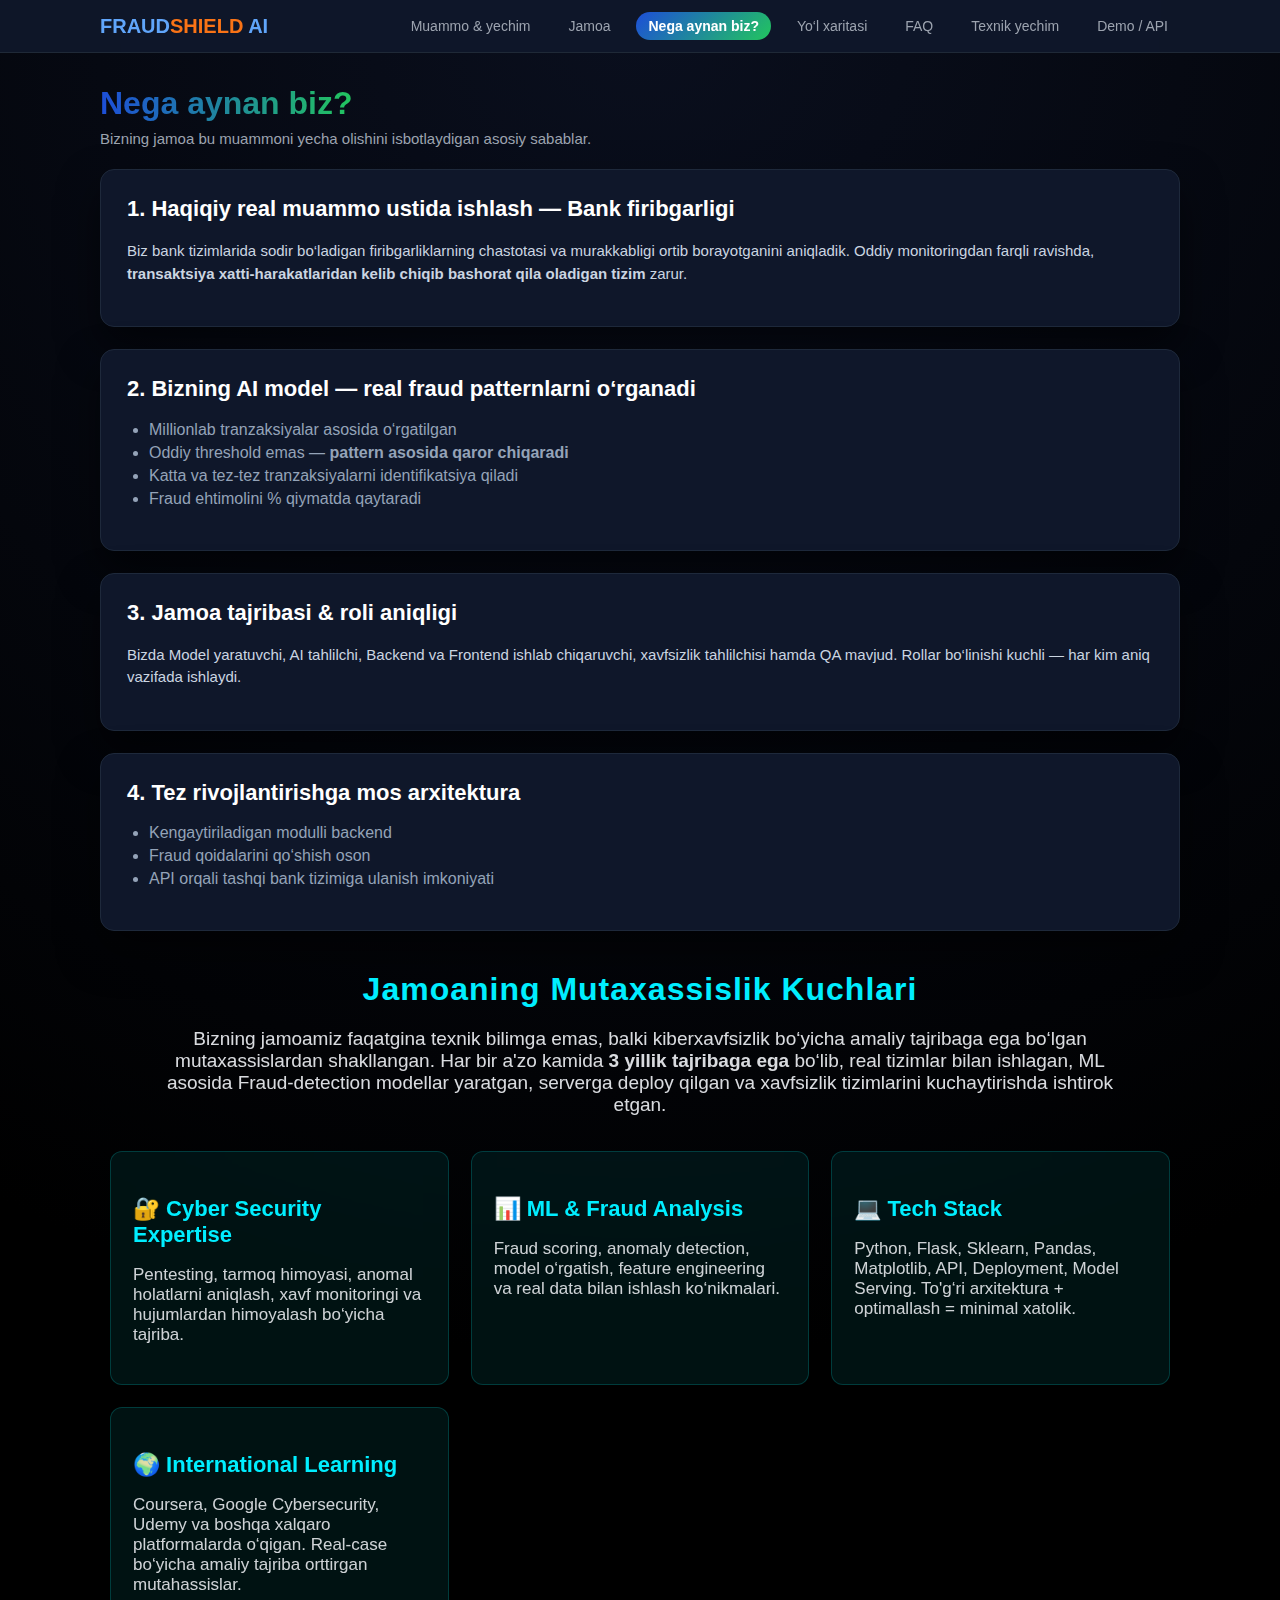
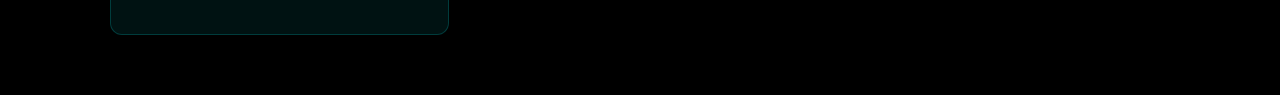
<file: why-us.html>
<!DOCTYPE html>
<html lang="uz">
<head>
    <meta charset="UTF-8">
    <meta name="viewport" content="width=device-width, initial-scale=1.0">
    <title>Nega aynan biz? — FraudShield AI</title>

    <style>
        body{
            margin:0;
            background: radial-gradient(circle at top, #0a0f1e, #000 75%);
            color:#e5e7eb; font-family:sans-serif;
        }

        /* NAVBAR */
        .navbar{
            background:rgba(15,23,42,0.95);
            border-bottom:1px solid #1f2937;
            backdrop-filter:blur(8px);
            position:sticky; top:0; z-index:10;
        }
        .nav-inner{
            max-width:1080px; margin:0 auto;
            padding:12px 18px;
            display:flex; justify-content:space-between; align-items:center;
        }
        .brand{ font-size:20px; font-weight:700; color:#60a5fa;}
        .brand span{ color:#f97316;}
        .nav-links{ display:flex; gap:14px; font-size:14px;}
        .nav-links a{
            padding:6px 12px; border-radius:999px;
            text-decoration:none; color:#9ca3af;
        }
        .nav-links a:hover{ background:rgba(59,130,246,0.15); color:white;}
        .nav-links .active{
            background:linear-gradient(135deg,#1d4ed8,#22c55e);
            color:white; font-weight:700;
        }

        header{
            max-width:1080px; margin:32px auto 14px;
            padding:0 18px;
        }
        header h1{
            font-size:32px; margin:0; font-weight:800; color:white;
        }
        header p{ margin-top:8px; color:#9ca3af; font-size:15px;}

        main{ max-width:1080px; margin:22px auto 60px; padding:0 18px;}

        /* CARD BLOCKS */
        .block{
            background:#0f172a; border:1px solid #1e293b;
            padding:26px; margin-bottom:22px;
            border-radius:14px;
            box-shadow:0 20px 40px rgba(0,0,0,0.5);
            transition:.25s;
        }
        .block:hover{
            transform:translateY(-5px);
            box-shadow:0 34px 60px rgba(0,0,0,.65);
        }
        .block h2{ margin-top:0; font-size:22px; color:white;}
        .block p{ color:#cbd5e1; font-size:15px; line-height:1.5;}
        ul{ margin-top:10px; padding-left:22px;}
        li{ margin-bottom:5px; color:#94a3b8;}

        .highlight{
            background:linear-gradient(90deg,#1d4ed8,#22c55e);
            -webkit-background-clip:text;
            -webkit-text-fill-color:transparent;
            font-weight:800;
        }

        footer{
            text-align:center; padding:16px;
            background:#020617; border-top:1px solid #0f172a;
            color:#6b7280; font-size:14px; margin-top:50px;
        }
    </style>
</head>
<body>

<!-- NAV -->
<nav class="navbar">
    <div class="nav-inner">
        <div class="brand">FRAUD<span>SHIELD</span> AI</div>
        <div class="nav-links">
            <a href="index.html">Muammo & yechim</a>
            <a href="team.html">Jamoa</a>
            <a href="why-us.html" class="active">Nega aynan biz?</a>
            <a href="roadmap.html">Yo‘l xaritasi</a>
            <a href="faq.html">FAQ</a>
            <a href="tech.html">Texnik yechim</a>
            <a href="demo.html">Demo / API</a>
        </div>
    </div>
</nav>


<header>
    <h1><span class="highlight">Nega aynan biz?</span></h1>
    <p>Bizning jamoa bu muammoni yecha olishini isbotlaydigan asosiy sabablar.</p>
</header>


<main>

    <div class="block">
        <h2>1. Haqiqiy real muammo ustida ishlash — Bank firibgarligi</h2>
        <p>
            Biz bank tizimlarida sodir bo‘ladigan firibgarliklarning chastotasi va murakkabligi 
            ortib borayotganini aniqladik. Oddiy monitoringdan farqli ravishda, 
            <b>transaktsiya xatti-harakatlaridan kelib chiqib bashorat qila oladigan tizim</b> zarur.
        </p>
    </div>

    <div class="block">
        <h2>2. Bizning AI model — real fraud patternlarni o‘rganadi</h2>
        <ul>
            <li>Millionlab tranzaksiyalar asosida o‘rgatilgan</li>
            <li>Oddiy threshold emas — <b>pattern asosida qaror chiqaradi</b></li>
            <li>Katta va tez-tez tranzaksiyalarni identifikatsiya qiladi</li>
            <li>Fraud ehtimolini % qiymatda qaytaradi</li>
        </ul>
    </div>

    <div class="block">
        <h2>3. Jamoa tajribasi & roli aniqligi</h2>
        <p>
            Bizda Model yaratuvchi, AI tahlilchi, Backend va Frontend ishlab chiqaruvchi,
            xavfsizlik tahlilchisi hamda QA mavjud.
            Rollar bo‘linishi kuchli — har kim aniq vazifada ishlaydi.
        </p>
    </div>

    <div class="block">
        <h2>4. Tez rivojlantirishga mos arxitektura</h2>
        <ul>
            <li>Kengaytiriladigan modulli backend</li>
            <li>Fraud qoidalarini qo‘shish oson</li>
            <li>API orqali tashqi bank tizimiga ulanish imkoniyati</li>
        </ul>
    </div>
<section style="margin-top:40px;">
    <h2 style="
        font-size:32px; 
        font-weight:700; 
        text-align:center; 
        margin-bottom:20px;
        color:#0ef;
        letter-spacing:1px;">
        Jamoaning Mutaxassislik Kuchlari
    </h2>

    <p style="text-align:center; font-size:19px; opacity:0.95; max-width:950px; margin:auto;">
        Bizning jamoamiz faqatgina texnik bilimga emas, balki kiberxavfsizlik bo‘yicha amaliy tajribaga ega
        bo‘lgan mutaxassislardan shakllangan. Har bir a'zo kamida <b>3 yillik tajribaga ega</b>
        bo‘lib, real tizimlar bilan ishlagan, ML asosida Fraud-detection modellar yaratgan,
        serverga deploy qilgan va xavfsizlik tizimlarini kuchaytirishda ishtirok etgan.
    </p>

    <div style="
        display:grid; 
        grid-template-columns:repeat(auto-fit,minmax(280px,1fr)); 
        gap:22px; 
        margin-top:35px;
        padding:0 10px;">
        
        <!-- Card 1 -->
        <div style="
            background:rgba(0,255,255,0.07);
            border:1px solid rgba(0,255,255,0.18);
            border-radius:12px;
            padding:22px;
            backdrop-filter:blur(10px);
            transition:0.3s;
            cursor:default;">
            
            <h3 style="color:#0ef; font-size:22px; margin-bottom:10px;">🔐 Cyber Security Expertise</h3>
            <p style="opacity:0.9; font-size:17px;">
                Pentesting, tarmoq himoyasi, anomal holatlarni aniqlash, xavf monitoringi va 
                hujumlardan himoyalash bo‘yicha tajriba.
            </p>
        </div>

        <!-- Card 2 -->
        <div style="
            background:rgba(0,255,255,0.07);
            border:1px solid rgba(0,255,255,0.18);
            border-radius:12px;
            padding:22px;
            backdrop-filter:blur(10px);
            transition:0.3s;">
            
            <h3 style="color:#0ef; font-size:22px; margin-bottom:10px;">📊 ML & Fraud Analysis</h3>
            <p style="opacity:0.9; font-size:17px;">
                Fraud scoring, anomaly detection, model o‘rgatish, feature engineering va 
                real data bilan ishlash ko‘nikmalari.
            </p>
        </div>

        <!-- Card 3 -->
        <div style="
            background:rgba(0,255,255,0.07);
            border:1px solid rgba(0,255,255,0.18);
            border-radius:12px;
            padding:22px;
            backdrop-filter:blur(10px);
            transition:0.3s;">
            
            <h3 style="color:#0ef; font-size:22px; margin-bottom:10px;">💻 Tech Stack</h3>
            <p style="opacity:0.9; font-size:17px;">
                Python, Flask, Sklearn, Pandas, Matplotlib, API, Deployment, Model Serving.  
                To'g‘ri arxitektura + optimallash = minimal xatolik.
            </p>
        </div>

        <!-- Card 4 -->
        <div style="
            background:rgba(0,255,255,0.07);
            border:1px solid rgba(0,255,255,0.18);
            border-radius:12px;
            padding:22px;
            backdrop-filter:blur(10px);
            transition:0.3s;">
            
            <h3 style="color:#0ef; font-size:22px; margin-bottom:10px;">🌍 International Learning</h3>
            <p style="opacity:0.9; font-size:17px;">
                Coursera, Google Cybersecurity, Udemy va boshqa xalqaro platformalarda o‘qigan.
                Real-case bo‘yicha amaliy tajriba orttirgan mutahassislar.
            </p>
        </div>

    </div>
</section>

</main>
</body>
</html>
</file>
<file: styles.css>
/* ====== Global ====== */
:root {
  --bg: #050816;
  --bg-soft: #070b1c;
  --bg-muted: #0c1224;
  --accent: #4f46e5;
  --accent-soft: rgba(79, 70, 229, 0.1);
  --accent-strong: #22c55e;
  --text: #e5e7eb;
  --text-muted: #9ca3af;
  --border: rgba(148, 163, 184, 0.2);
  --radius-lg: 18px;
  --radius-xl: 24px;
  --shadow-soft: 0 18px 45px rgba(15, 23, 42, 0.8);
}

*,
*::before,
*::after {
  box-sizing: border-box;
}

html,
body {
  margin: 0;
  padding: 0;
  scroll-behavior: smooth;
}

body {
  font-family: system-ui, -apple-system, BlinkMacSystemFont, "SF Pro Text",
    "Helvetica Neue", Arial, sans-serif;
  background: radial-gradient(circle at top, #111827 0, #020617 45%, #000 100%);
  color: var(--text);
  line-height: 1.6;
}

/* ====== Layout helpers ====== */
.container {
  width: 100%;
  max-width: 1120px;
  margin: 0 auto;
  padding: 0 1.25rem;
}

.section {
  padding: 4.5rem 0;
}

.section-muted {
  background: linear-gradient(135deg, #020617 0, #020617 50%, #020817 100%);
}

.section-accent {
  background: radial-gradient(circle at top left, #1d283a, #020617 55%);
}

.section-header {
  max-width: 640px;
  margin: 0 auto 2.5rem;
  text-align: center;
}

.section-header h2 {
  font-size: 1.9rem;
  margin-bottom: 0.5rem;
}

.section-header p {
  margin: 0;
  color: var(--text-muted);
  font-size: 0.98rem;
}

/* ====== Navbar ====== */
.navbar {
  position: sticky;
  top: 0;
  z-index: 40;
  background: linear-gradient(to bottom, rgba(2, 6, 23, 0.95), rgba(2, 6, 23, 0.85));
  border-bottom: 1px solid transparent;
  backdrop-filter: blur(14px);
  transition: border-color 0.2s ease, background 0.2s ease;
}

.navbar-scrolled {
  border-color: var(--border);
}

.nav-inner {
  display: flex;
  align-items: center;
  justify-content: space-between;
  padding: 0.85rem 0;
}

.logo {
  display: flex;
  align-items: center;
  gap: 0.6rem;
  font-weight: 600;
  letter-spacing: 0.04em;
}

.logo-mark {
  width: 30px;
  height: 30px;
  border-radius: 999px;
  background: radial-gradient(circle at 30% 20%, #22c55e, #4f46e5);
  display: inline-flex;
  align-items: center;
  justify-content: center;
  font-size: 0.8rem;
  color: #e5e7eb;
}

.logo-mark.small {
  width: 22px;
  height: 22px;
  font-size: 0.7rem;
}

.logo-text {
  font-size: 0.98rem;
}

.nav-links {
  display: flex;
  align-items: center;
  gap: 1.1rem;
  font-size: 0.9rem;
}

.nav-links a {
  text-decoration: none;
  color: var(--text-muted);
  padding: 0.35rem 0.4rem;
  border-radius: 999px;
  transition: color 0.15s ease, background 0.15s ease;
}

.nav-links a:hover {
  color: #e5e7eb;
  background: rgba(148, 163, 184, 0.15);
}

/* Burger (mobile) */
.burger {
  display: none;
  flex-direction: column;
  justify-content: center;
  gap: 4px;
  background: none;
  border: none;
  padding: 0.25rem;
  cursor: pointer;
}

.burger span {
  width: 20px;
  height: 2px;
  border-radius: 999px;
  background: #e5e7eb;
  transition: transform 0.2s ease, opacity 0.2s ease;
}

.burger.open span:nth-child(1) {
  transform: translateY(6px) rotate(45deg);
}
.burger.open span:nth-child(2) {
  opacity: 0;
}
.burger.open span:nth-child(3) {
  transform: translateY(-6px) rotate(-45deg);
}

.nav-mobile {
  display: none;
  flex-direction: column;
  gap: 0.4rem;
  padding: 0 1.25rem 0.85rem;
  border-bottom: 1px solid var(--border);
  background: rgba(2, 6, 23, 0.98);
}

.nav-mobile a {
  text-decoration: none;
  color: var(--text-muted);
  font-size: 0.92rem;
  padding: 0.35rem 0.6rem;
  border-radius: 999px;
}

.nav-mobile a:hover {
  background: rgba(148, 163, 184, 0.15);
  color: #e5e7eb;
}

.nav-mobile.open {
  display: flex;
}

/* ====== Buttons ====== */
.btn {
  display: inline-flex;
  align-items: center;
  justify-content: center;
  gap: 0.3rem;
  border-radius: 999px;
  padding: 0.45rem 0.95rem;
  font-size: 0.9rem;
  font-weight: 500;
  border: 1px solid transparent;
  text-decoration: none;
  cursor: pointer;
  transition: background 0.15s ease, transform 0.1s ease, box-shadow 0.15s ease,
    border-color 0.15s ease, color 0.15s ease;
}

.btn:active {
  transform: scale(0.98);
}

.btn-nav {
  border-color: rgba(148, 163, 184, 0.4);
}

.btn-primary {
  background: linear-gradient(135deg, #4f46e5, #22c55e);
  color: #f9fafb;
  box-shadow: 0 12px 35px rgba(55, 65, 81, 0.7);
}

.btn-primary:hover {
  box-shadow: 0 16px 40px rgba(15, 23, 42, 0.9);
}

.btn-secondary {
  background: rgba(15, 23, 42, 0.8);
  border-color: rgba(148, 163, 184, 0.4);
  color: var(--text);
}

.btn-secondary:hover {
  background: rgba(15, 23, 42, 1);
}

.btn-full {
  width: 100%;
}

/* ====== Hero ====== */
.hero {
  padding: 4rem 0 3rem;
}

.hero-inner {
  display: grid;
  grid-template-columns: minmax(0, 1.2fr) minmax(0, 1fr);
  gap: 3rem;
  align-items: center;
}

.badge {
  display: inline-flex;
  align-items: center;
  gap: 0.35rem;
  font-size: 0.8rem;
  padding: 0.15rem 0.6rem;
  border-radius: 999px;
  border: 1px solid rgba(148, 163, 184, 0.5);
  color: var(--text-muted);
  background: rgba(15, 23, 42, 0.8);
  margin-bottom: 0.9rem;
}

.hero h1 {
  font-size: clamp(2.2rem, 3.2vw, 2.7rem);
  line-height: 1.1;
  margin: 0 0 0.9rem;
}

.hero h1 .accent {
  background: linear-gradient(120deg, #4f46e5, #22c55e);
  -webkit-background-clip: text;
  color: transparent;
}

.hero-sub {
  margin: 0 0 1.5rem;
  color: var(--text-muted);
  font-size: 0.97rem;
}

.hero-actions {
  display: flex;
  flex-wrap: wrap;
  gap: 0.7rem;
  margin-bottom: 1.5rem;
}

.hero-meta {
  display: flex;
  flex-wrap: wrap;
  gap: 1.25rem;
  font-size: 0.85rem;
  color: var(--text-muted);
}

.hero-meta .meta-label {
  color: #9ca3af;
  font-weight: 500;
}

/* Hero right side */
.hero-right {
  display: flex;
  flex-direction: column;
  gap: 1.1rem;
}

.hero-card {
  border-radius: var(--radius-xl);
  background: radial-gradient(circle at top left, #111827, #020617);
  border: 1px solid rgba(148, 163, 184, 0.35);
  padding: 1rem 1.1rem;
  box-shadow: var(--shadow-soft);
}

.hero-card.main {
  padding: 1.1rem 1.3rem;
}

.hero-card-header {
  display: flex;
  align-items: center;
  justify-content: space-between;
  font-size: 0.82rem;
  color: var(--text-muted);
  margin-bottom: 0.8rem;
}

.hero-card-header .pill {
  border-radius: 999px;
  padding: 0.15rem 0.5rem;
  font-size: 0.75rem;
  background: rgba(34, 197, 94, 0.12);
  color: #bbf7d0;
}

.risk-row {
  display: flex;
  align-items: baseline;
  justify-content: space-between;
  font-size: 0.9rem;
}

.risk-score {
  font-size: 1.35rem;
  font-weight: 600;
  color: #fbbf24;
}

.progress {
  margin: 0.7rem 0 0.4rem;
  width: 100%;
  height: 6px;
  border-radius: 999px;
  background: rgba(15, 23, 42, 1);
  overflow: hidden;
}

.progress-fill {
  width: 87%;
  height: 100%;
  border-radius: inherit;
  background: linear-gradient(90deg, #22c55e, #f97316, #ef4444);
}

.risk-note {
  margin: 0;
  font-size: 0.8rem;
  color: var(--text-muted);
}

.hero-grid {
  display: grid;
  grid-template-columns: repeat(3, minmax(0, 1fr));
  gap: 0.6rem;
}

.hero-mini-card {
  border-radius: var(--radius-lg);
  padding: 0.7rem 0.75rem;
  border: 1px solid rgba(148, 163, 184, 0.35);
  background: radial-gradient(circle at top, #111827, #020617);
  font-size: 0.8rem;
}

.mini-label {
  color: var(--text-muted);
}

.mini-value {
  display: block;
  font-size: 1.15rem;
  font-weight: 600;
  margin-top: 0.15rem;
}

.mini-caption {
  font-size: 0.78rem;
  color: var(--text-muted);
}

/* ====== Cards & grids ====== */
.grid-2 {
  display: grid;
  grid-template-columns: repeat(2, minmax(0, 1fr));
  gap: 1.5rem;
}

.grid-3 {
  display: grid;
  grid-template-columns: repeat(3, minmax(0, 1fr));
  gap: 1.5rem;
}

.card {
  border-radius: var(--radius-lg);
  padding: 1.15rem 1.25rem;
  border: 1px solid var(--border);
  background: radial-gradient(circle at top left, #020617, #020617 40%, #020617 100%);
}

.card h3 {
  margin-top: 0;
  margin-bottom: 0.6rem;
  font-size: 1.1rem;
}

.card-lead {
  color: var(--text-muted);
  font-size: 0.95rem;
}

.accent-card {
  border-color: rgba(79, 70, 229, 0.5);
  background: radial-gradient(circle at top, #111827, #020617);
}

.small-card {
  font-size: 0.92rem;
}

.list {
  padding-left: 1.1rem;
  margin: 0.5rem 0 0;
  color: var(--text-muted);
  font-size: 0.92rem;
}

.list li + li {
  margin-top: 0.3rem;
}

/* ====== Timeline ====== */
.timeline {
  border-left: 1px solid rgba(148, 163, 184, 0.35);
  margin-left: 0.6rem;
  padding-left: 1.4rem;
  display: flex;
  flex-direction: column;
  gap: 1.4rem;
}

.timeline-item {
  position: relative;
}

.timeline-dot {
  width: 12px;
  height: 12px;
  border-radius: 999px;
  background: #4f46e5;
  border: 2px solid #020617;
  position: absolute;
  left: -1.7rem;
  top: 0.15rem;
}

.timeline-content h3 {
  margin: 0 0 0.25rem;
  font-size: 1rem;
}

.timeline-content p {
  margin: 0;
  color: var(--text-muted);
  font-size: 0.9rem;
}

/* ====== Team ====== */
.team-card {
  text-align: left;
}

.team-card .avatar {
  width: 40px;
  height: 40px;
  border-radius: 999px;
  background: linear-gradient(135deg, #4f46e5, #22c55e);
  display: flex;
  align-items: center;
  justify-content: center;
  font-weight: 600;
  margin-bottom: 0.7rem;
}

.team-card p {
  margin: 0;
  color: var(--text-muted);
  font-size: 0.9rem;
}

/* ====== FAQ ====== */
.faq-list {
  max-width: 720px;
  margin: 0 auto;
  display: flex;
  flex-direction: column;
  gap: 0.6rem;
}

.faq-item {
  border-radius: var(--radius-lg);
  border: 1px solid var(--border);
  background: rgba(15, 23, 42, 0.7);
  padding: 0.7rem 0.9rem;
}

.faq-item summary {
  cursor: pointer;
  list-style: none;
  font-size: 0.95rem;
}

.faq-item summary::marker,
.faq-item summary::-webkit-details-marker {
  display: none;
}

.faq-item p {
  margin: 0.55rem 0 0;
  font-size: 0.9rem;
  color: var(--text-muted);
}

/* ====== Demo form ====== */
.demo-inner {
  display: grid;
  grid-template-columns: minmax(0, 1.2fr) minmax(0, 0.9fr);
  gap: 1.8rem;
  align-items: flex-start;
}

.demo-form {
  background: rgba(15, 23, 42, 0.95);
  box-shadow: var(--shadow-soft);
}

.demo-form h3 {
  margin-top: 0;
  margin-bottom: 0.7rem;
}

.demo-form label {
  display: block;
  margin-bottom: 0.7rem;
  font-size: 0.9rem;
}

.demo-form label span {
  display: block;
  margin-bottom: 0.2rem;
}

.demo-form input {
  width: 100%;
  padding: 0.45rem 0.55rem;
  border-radius: 10px;
  border: 1px solid rgba(148, 163, 184, 0.5);
  background: #020617;
  color: var(--text);
  font-size: 0.9rem;
}

.demo-form input:focus {
  outline: none;
  border-color: #4f46e5;
}

.form-note {
  margin-top: 0.4rem;
  font-size: 0.78rem;
  color: var(--text-muted);
}

/* ====== Footer ====== */
.footer {
  border-top: 1px solid var(--border);
  padding: 0.9rem 0 1.2rem;
  background: #020617;
}

.footer-inner {
  display: flex;
  align-items: center;
  justify-content: space-between;
  font-size: 0.85rem;
  color: var(--text-muted);
}

/* ====== Responsive ====== */
@media (max-width: 960px) {
  .hero-inner {
    grid-template-columns: minmax(0, 1fr);
  }

  .hero-right {
    order: -1;
  }

  .demo-inner {
    grid-template-columns: minmax(0, 1fr);
  }

  .grid-3 {
    grid-template-columns: repeat(2, minmax(0, 1fr));
  }
}

@media (max-width: 768px) {
  .nav-links {
    display: none;
  }

  .burger {
    display: flex;
  }

  .hero {
    padding-top: 3.2rem;
  }

  .grid-2,
  .grid-3 {
    grid-template-columns: minmax(0, 1fr);
  }

  .hero-grid {
    grid-template-columns: repeat(2, minmax(0, 1fr));
  }
}

@media (max-width: 520px) {
  .hero-grid {
    grid-template-columns: minmax(0, 1fr);
  }

  .section {
    padding: 3.2rem 0;
  }

  .section-header h2 {
    font-size: 1.5rem;
  }

  .footer-inner {
    flex-direction: column;
    gap: 0.3rem;
    align-items: flex-start;
  }
}
</file>
